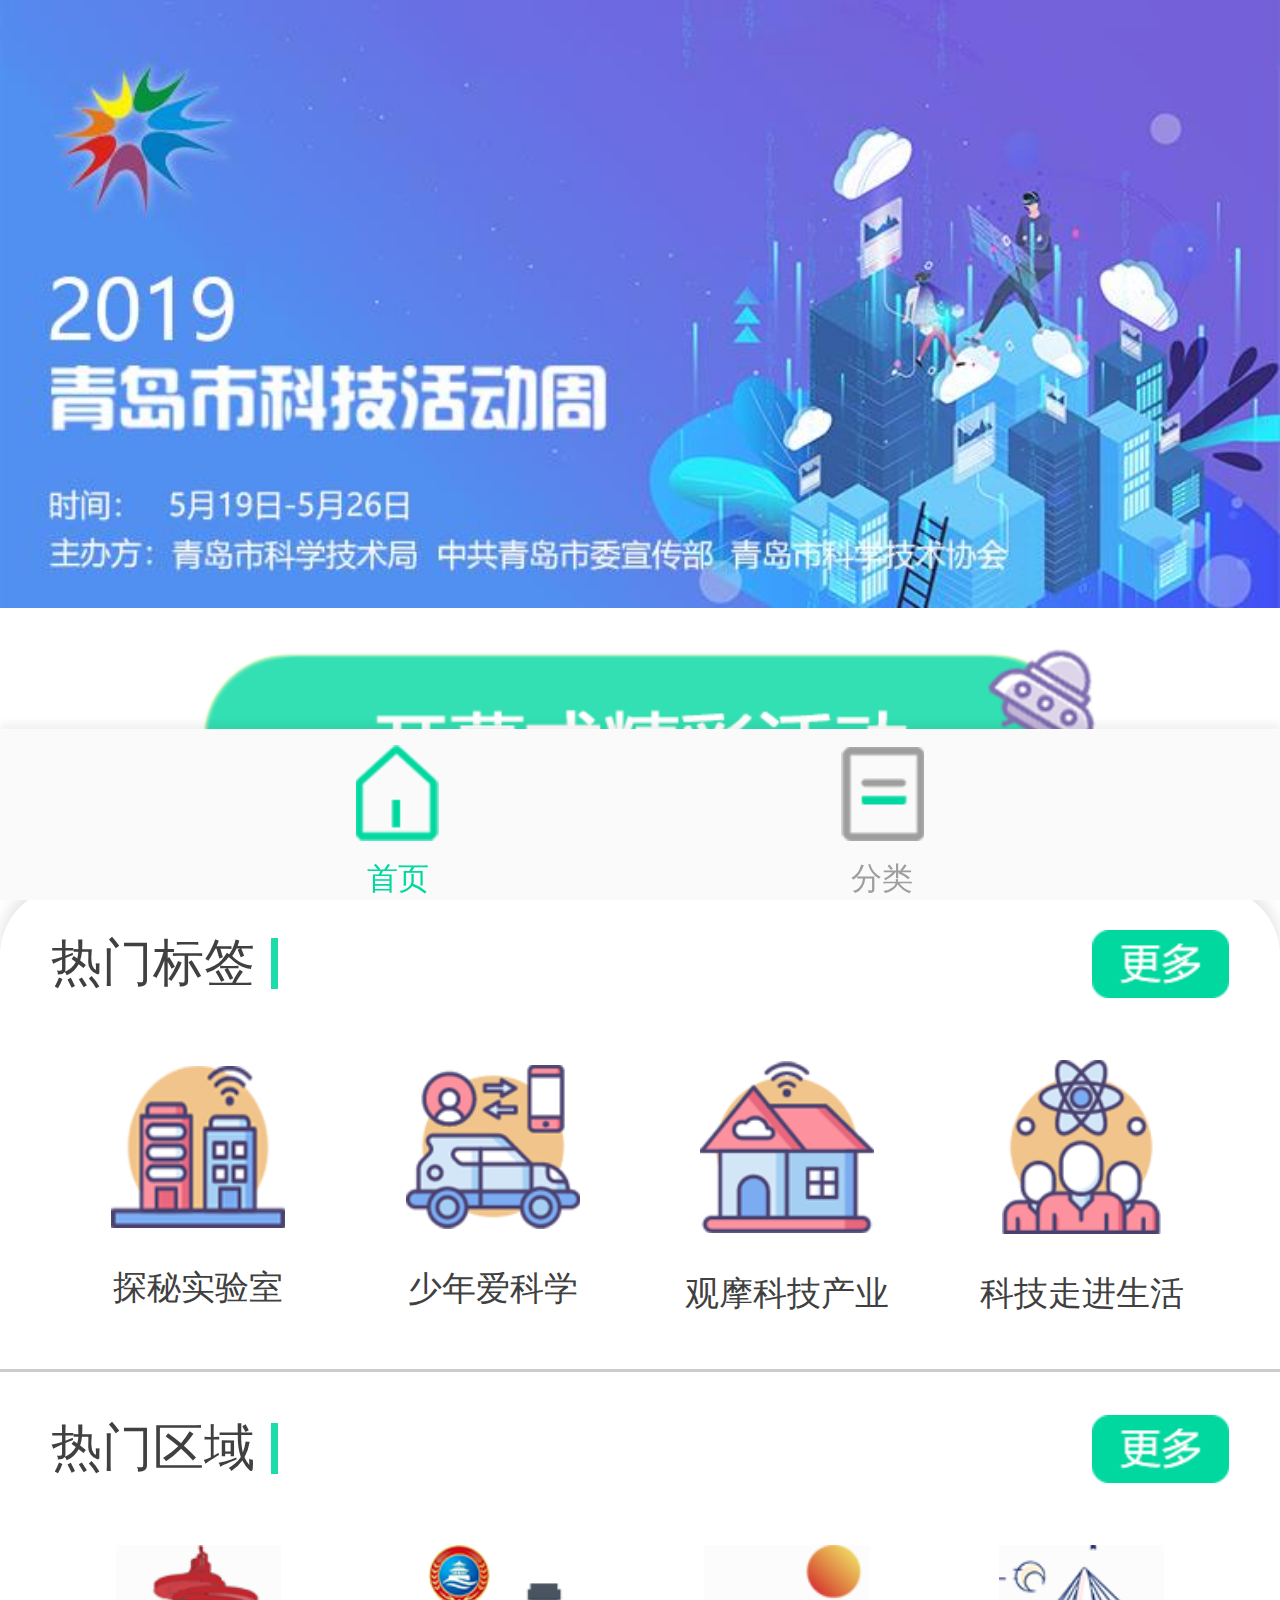
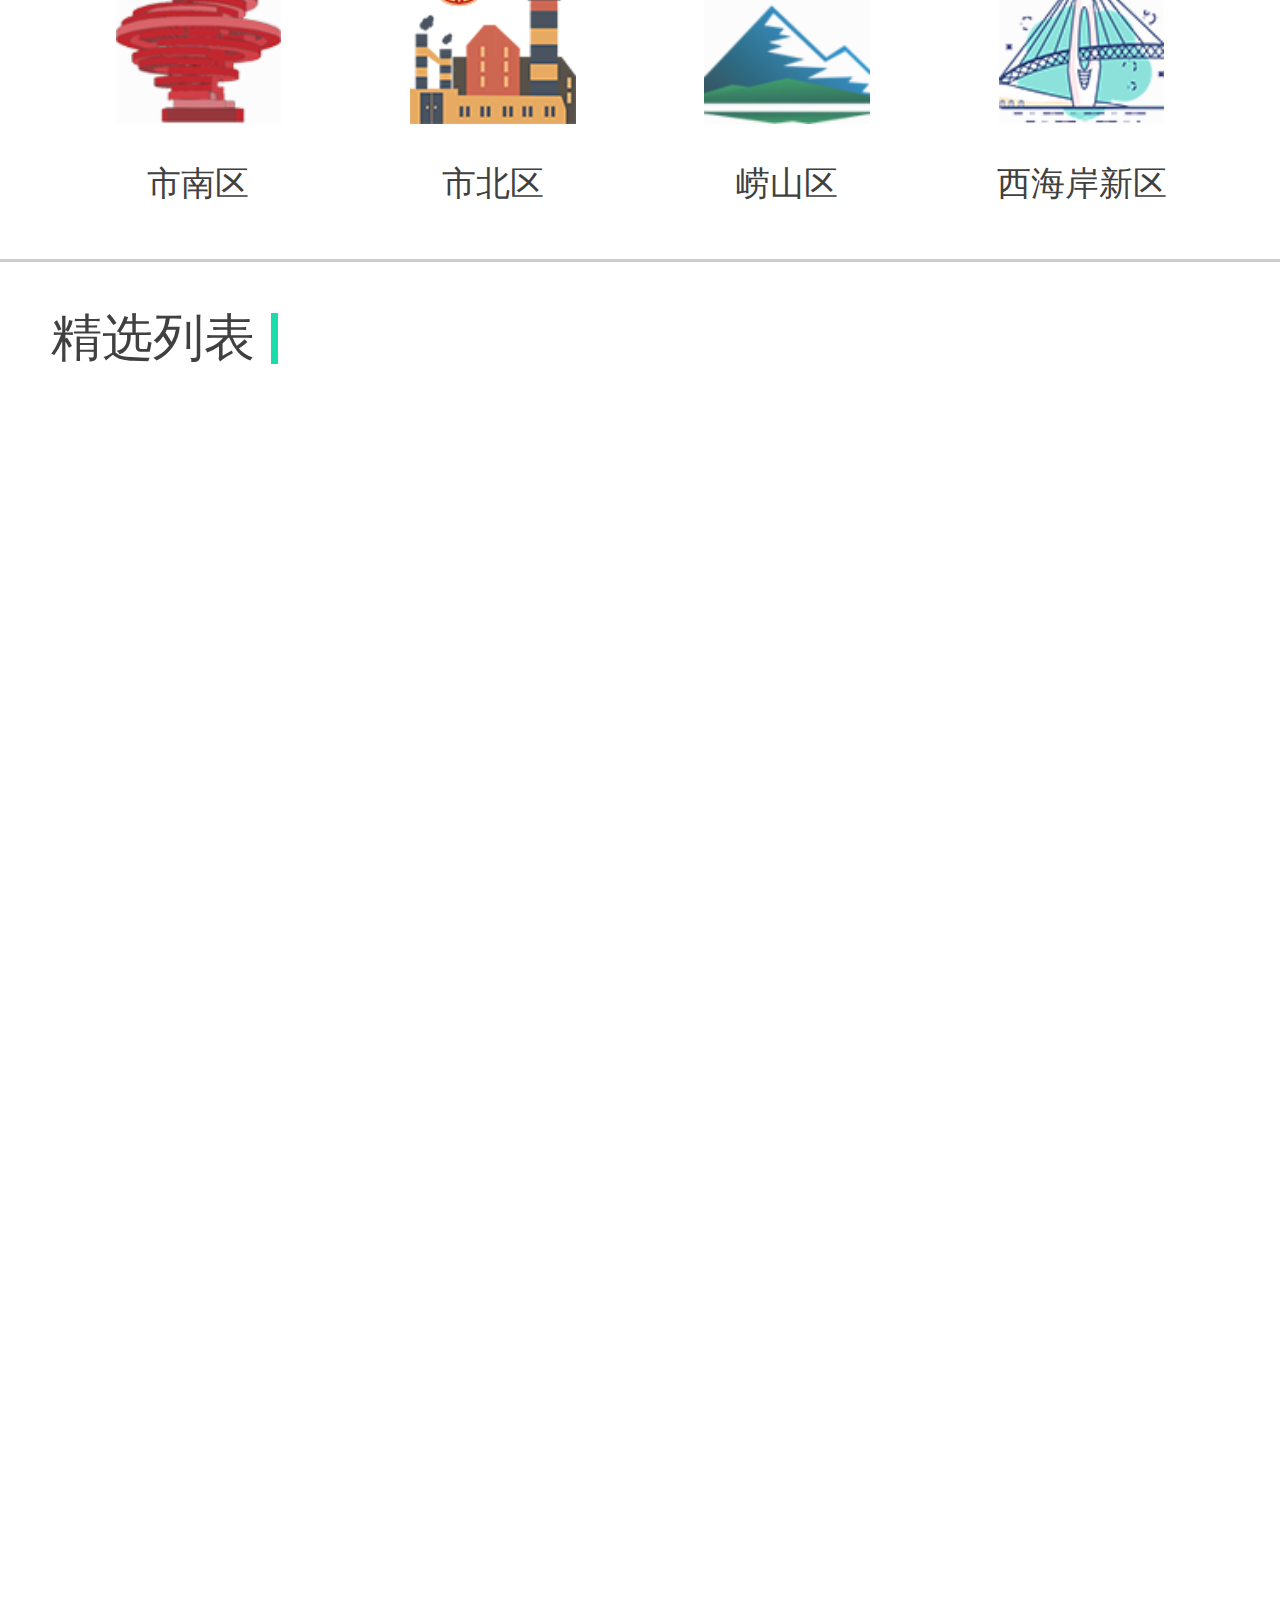
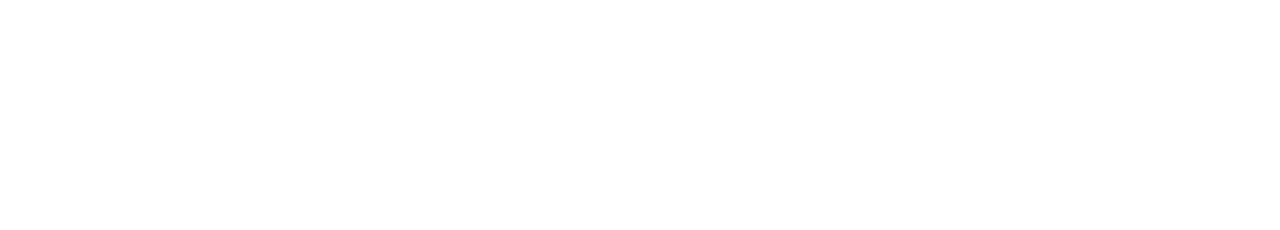
<file: html/index.html>
<!DOCTYPE html>
<html lang="en">
<head>
	<meta charset="UTF-8">
	<meta name="viewport" content="initial-scale=1, maximum-scale=1, minimum-scale=1, user-scalable=no">
	<title>青岛科技周</title>
	<link rel="stylesheet" href="../css/common.css">
	<link rel="stylesheet" href="../css/index.css">
</head>
<body>
	<div class="container">
		<div class="header">
			<img src="../static/images/banner1.jpg" class="bannerImg">
			<div class="openingButtonImgWrap">
				<img src="../static/images/openingbutton.png" alt="" class="openingButtonImg">
				<img src="../static/images/qiu1.png" alt="" class="qiu1">
				<img src="../static/images/qiu2.png" alt="" class="qiu2">
			</div>
			
		</div>
		
		<div class="navBar">
			<div>
				<div class="indexBtn">
					<a href="index.html">
						<img src="../static/images/indexb2.png" alt="">
						<div class="words">首页</div>
					</a>
				</div>
				<div class="listBtn">
					<a href="list.html">
						<img src="../static/images/listb1.png" alt="">
						<div class="words">分类</div>
					</a>
				</div>
			</div>
		
			
		</div>
		<div class="mainer">
			<div class="menu hot-labels">
				<div class="top">
					<div class="title">
						<div class="word">热门标签</div>
						<div class="line"></div>
					</div>
					<a href="list.html" class="getmore-wrap"><img src="../static/images/more.png" alt="" class="getmore"></a></div>
				
				<div class="hot-labels-menu">
					<div class="hot-labels-item">
						<a href="list.html?label=1">
							<img src="../static/images/hot-label-1.png" alt="">
							<div>探秘实验室</div>
						</a>
						
					</div>
					<div class="hot-labels-item">
						<a href="list.html?label=3">
							<img src="../static/images/hot-label-2.png" alt="">
							<div>少年爱科学</div>
						</a>	
					</div>
					<div class="hot-labels-item">
						<a href="list.html?label=5">
							<img src="../static/images/hot-label-3.png" alt="">
							<div>观摩科技产业</div>
						</a>
					</div>
					<div class="hot-labels-item">
						<a href="list.html?label=6">
							<img src="../static/images/hot-label-4.png" alt="">
							<div>科技走进生活</div>
						</a>	
					</div>
				</div>
			</div>
			<div class="menu hot-districts">
				<div class="top">
					<div class="title">
						<div class="word">热门区域</div>
						<div class="line"></div>
					</div>
					<a href="list.html" class="getmore-wrap"><img src="../static/images/more.png" alt="" class="getmore"></a></div>
				
				<div class="hot-districts-menu">
					<div class="hot-districts-item">
						<a href="list.html?zone=1">
							<img src="../static/images/hot-district-1.png" alt="">
							<div>市南区</div>
						</a>
					</div>
					<div class="hot-districts-item">
						<a href="list.html?zone=2">
							<img src="../static/images/hot-district-2.png" alt="">
							<div>市北区</div>
						</a>
					</div>
					<div class="hot-districts-item">
						<a href="list.html?zone=10">
							<img src="../static/images/hot-district-3.png" alt="">
							<div>崂山区</div>
						</a>
					</div>
					<div class="hot-districts-item">
						<a href="list.html?zone=12">
							<img src="../static/images/hot-district-4.png" alt="">
							<div>西海岸新区</div>
						</a>
					</div>
				</div>
			</div>
			<div class="menu goodlist">
				<div class="top">
					<div class="title">
						<div class="word">精选列表</div>
						<div class="line"></div>
					</div>
					</div>
				
				<div class="goodlist-menu">

				</div>
				<div class="toHead">已经到头了!</div>
			</div>
		</div>

	</div>
</body>
<script src="https://code.jquery.com/jquery-3.1.1.min.js"></script>

<script src="../js/MobileIndex.js"></script>

</html>
</file>
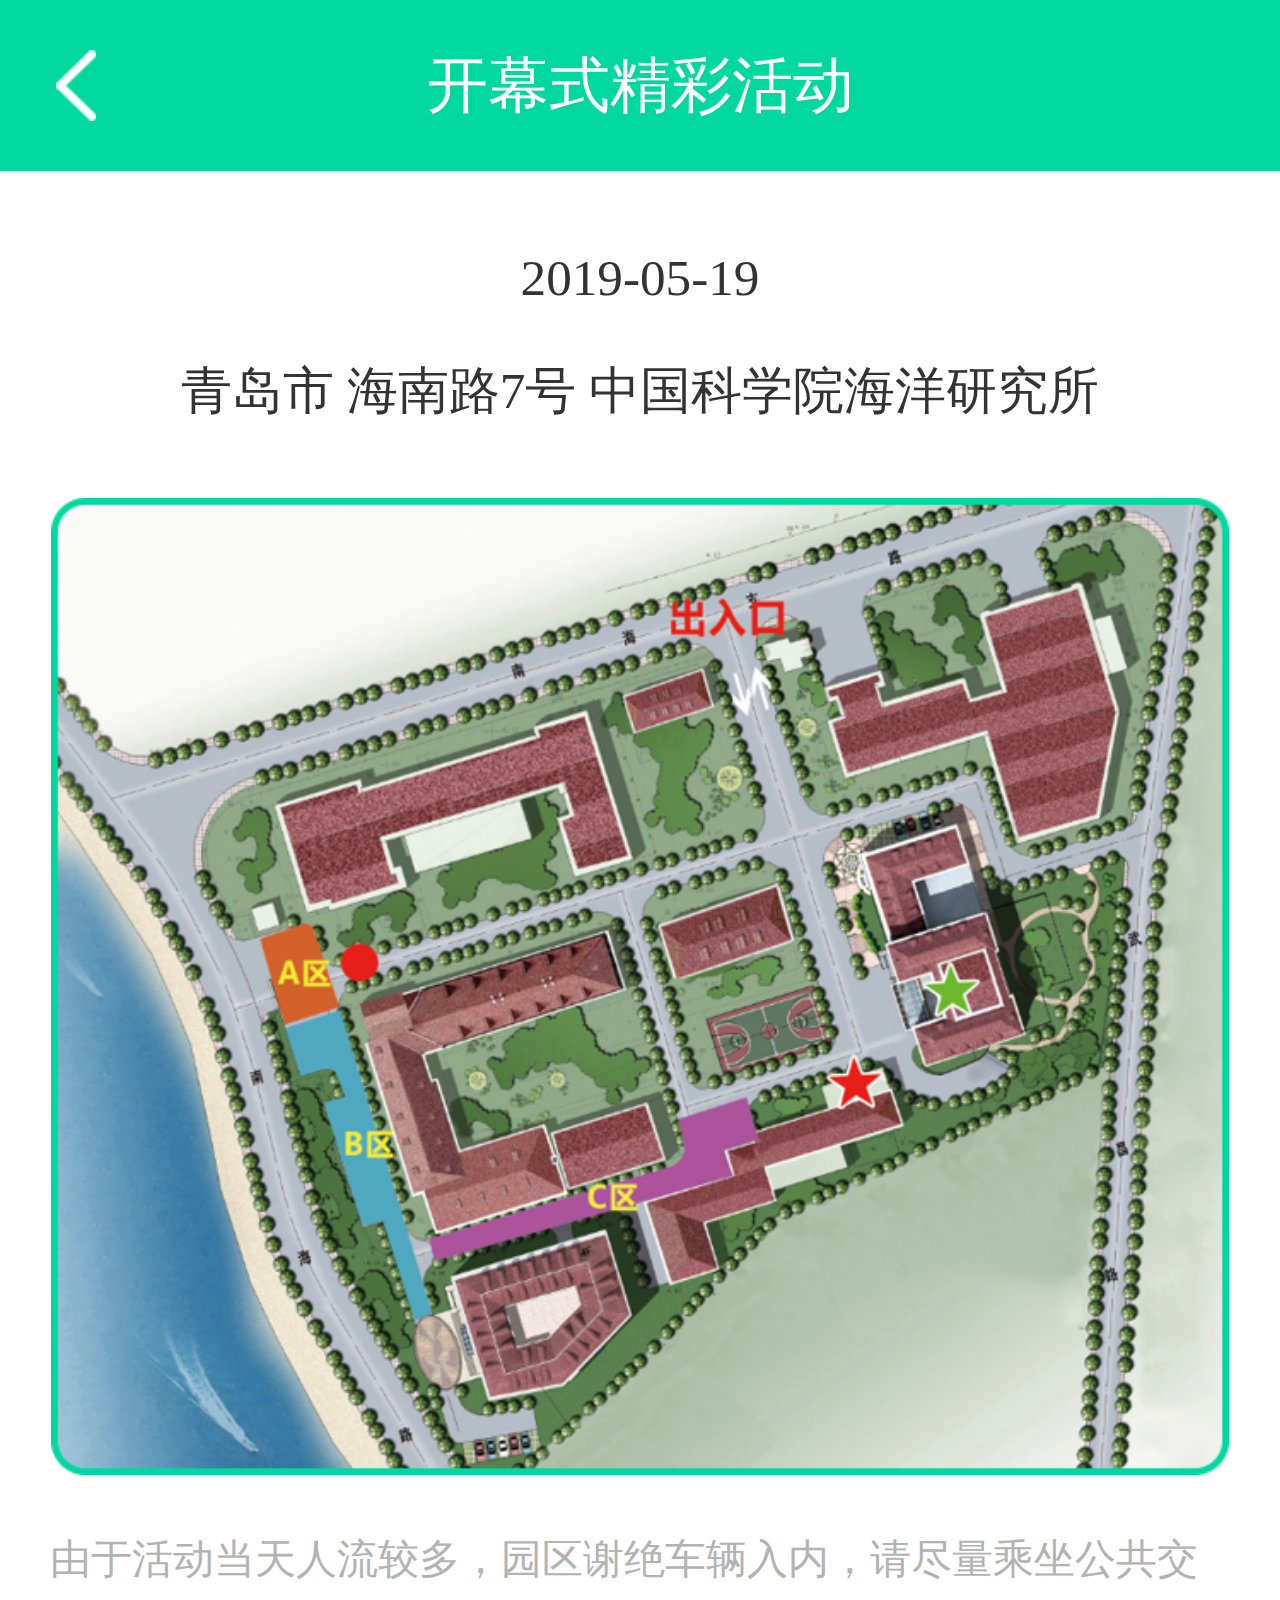
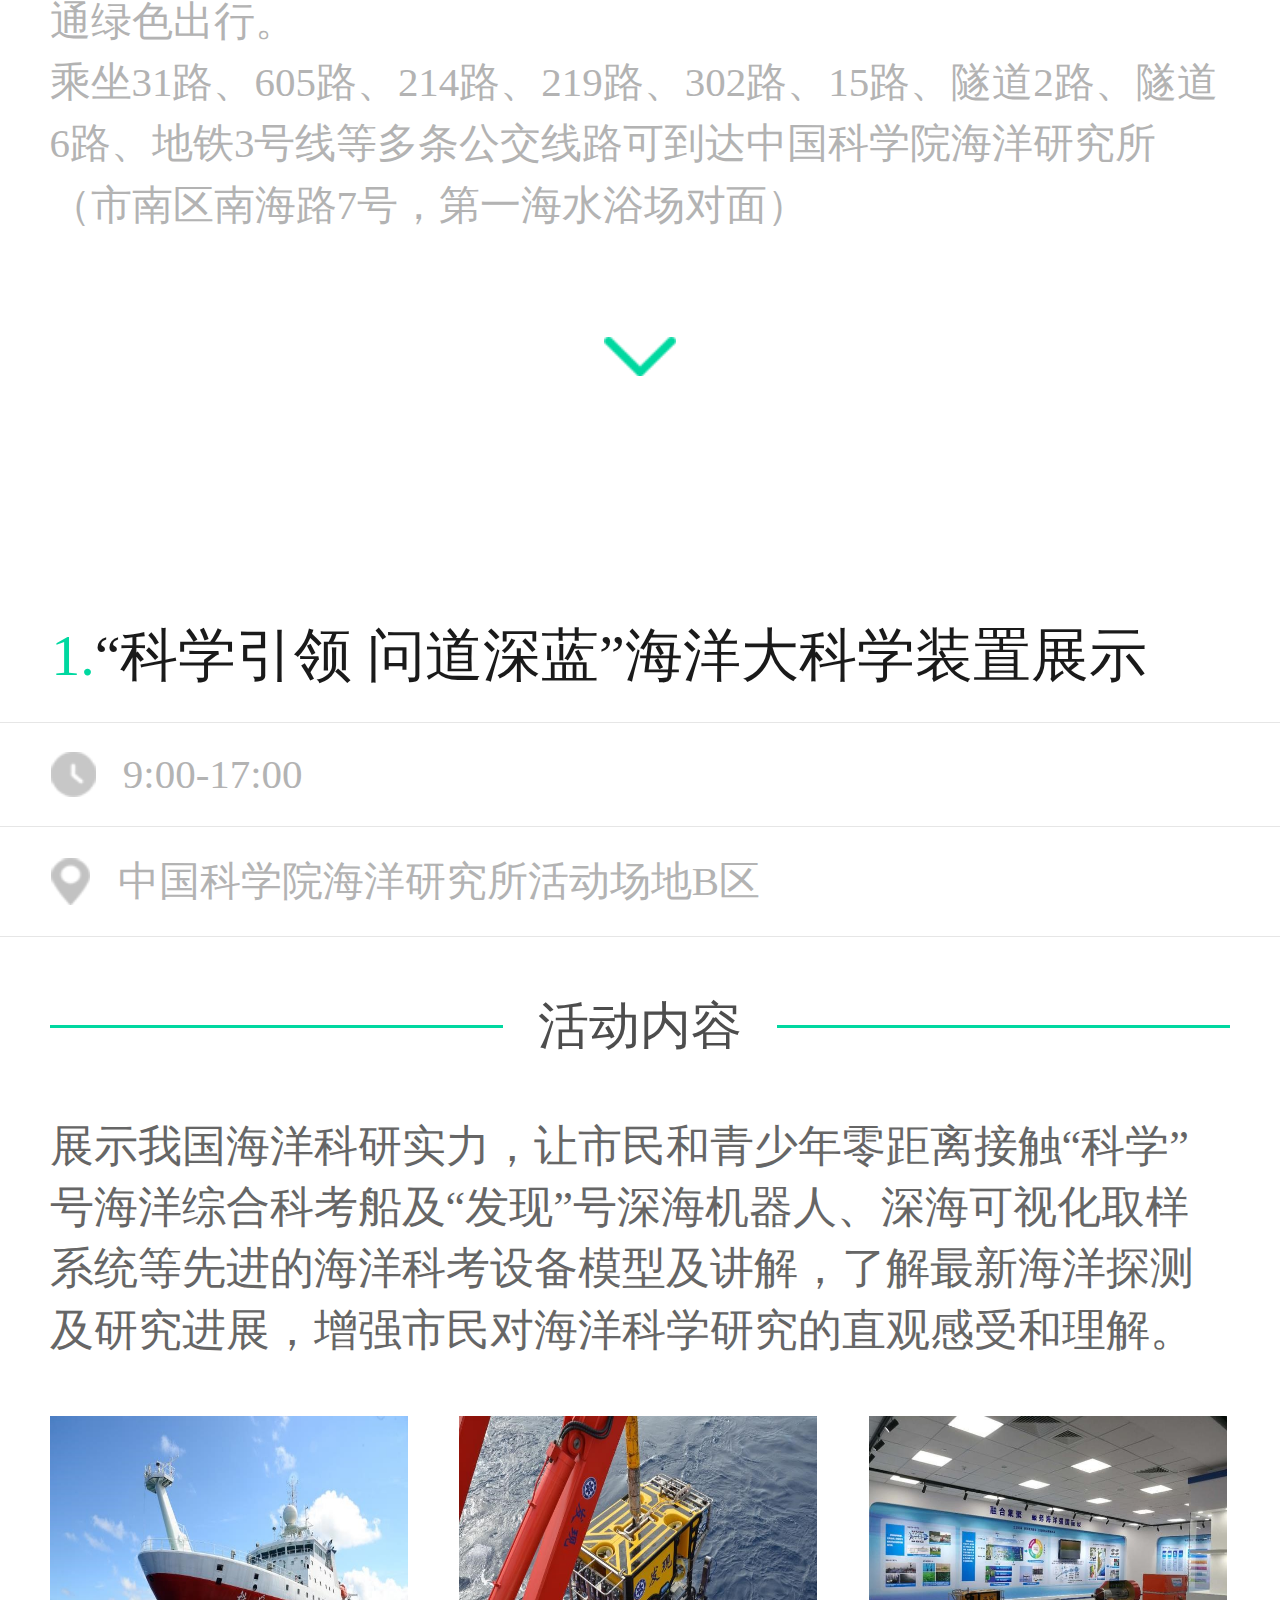
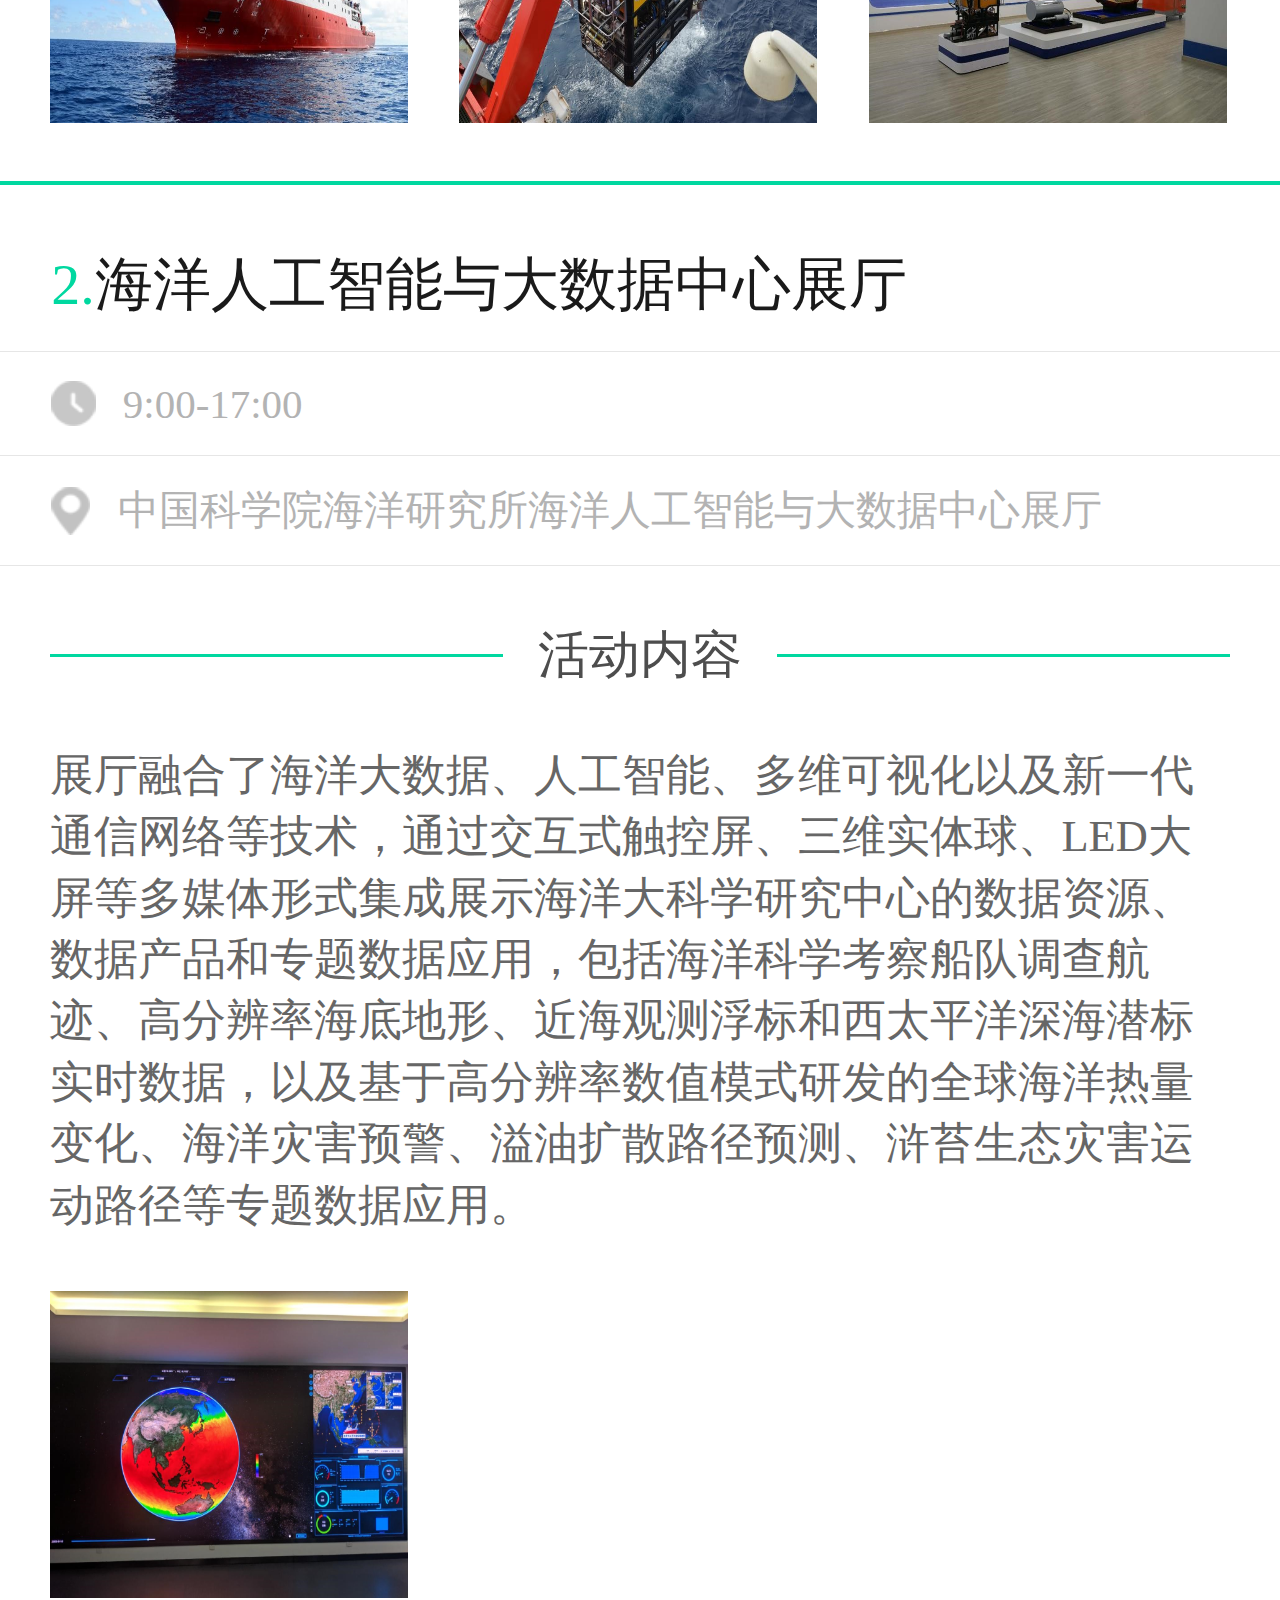
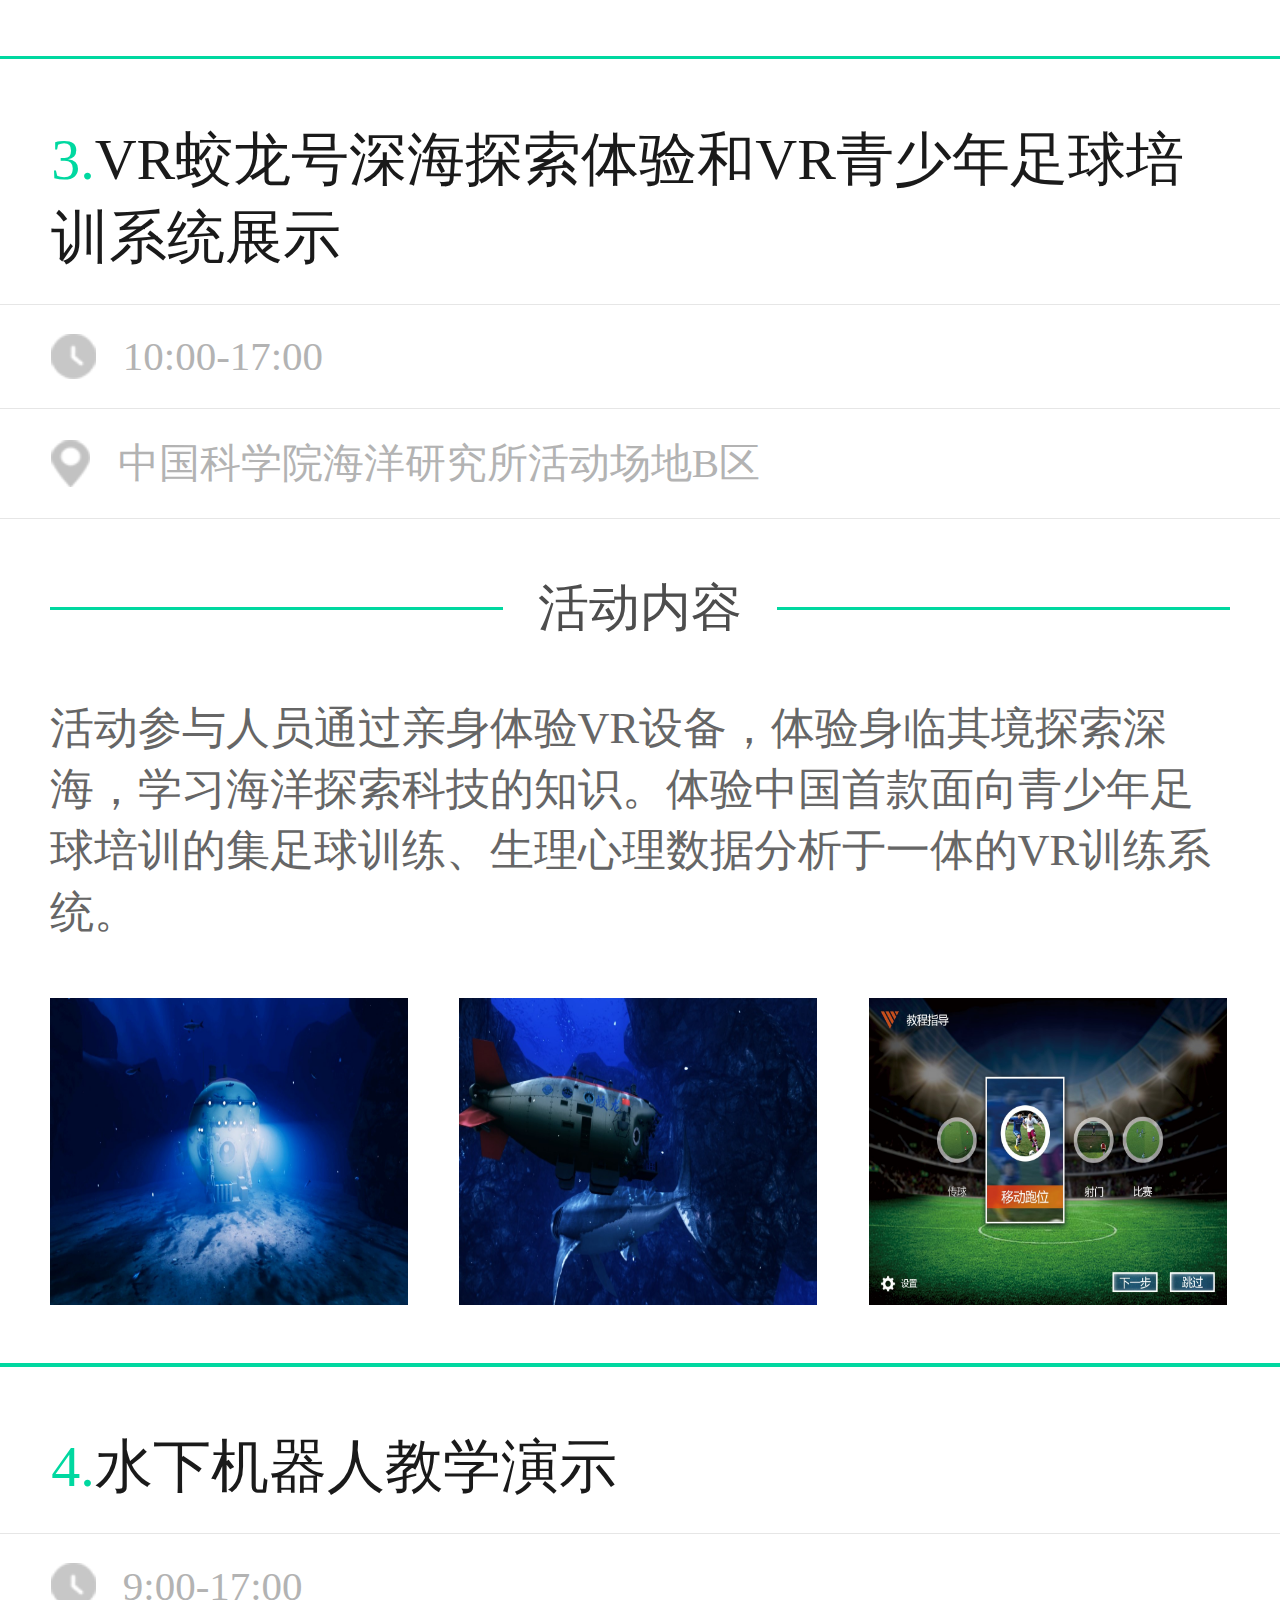
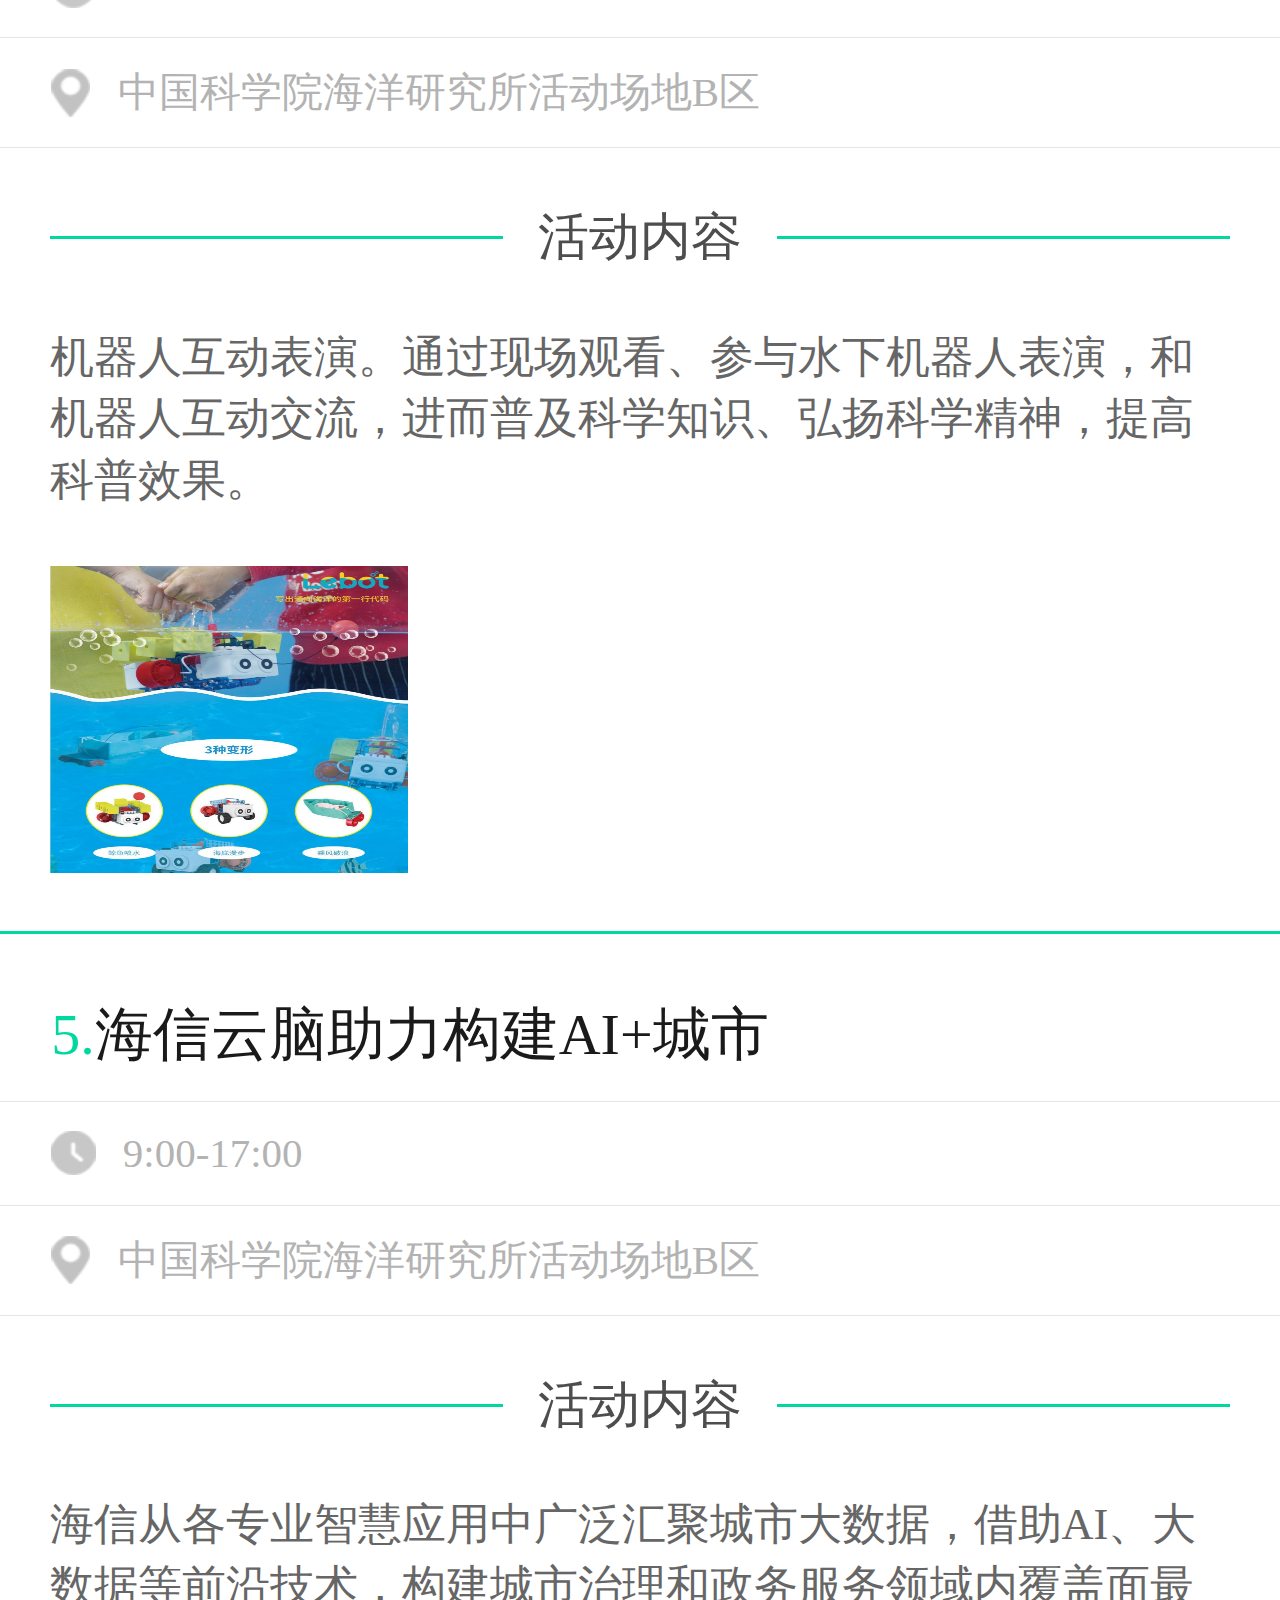
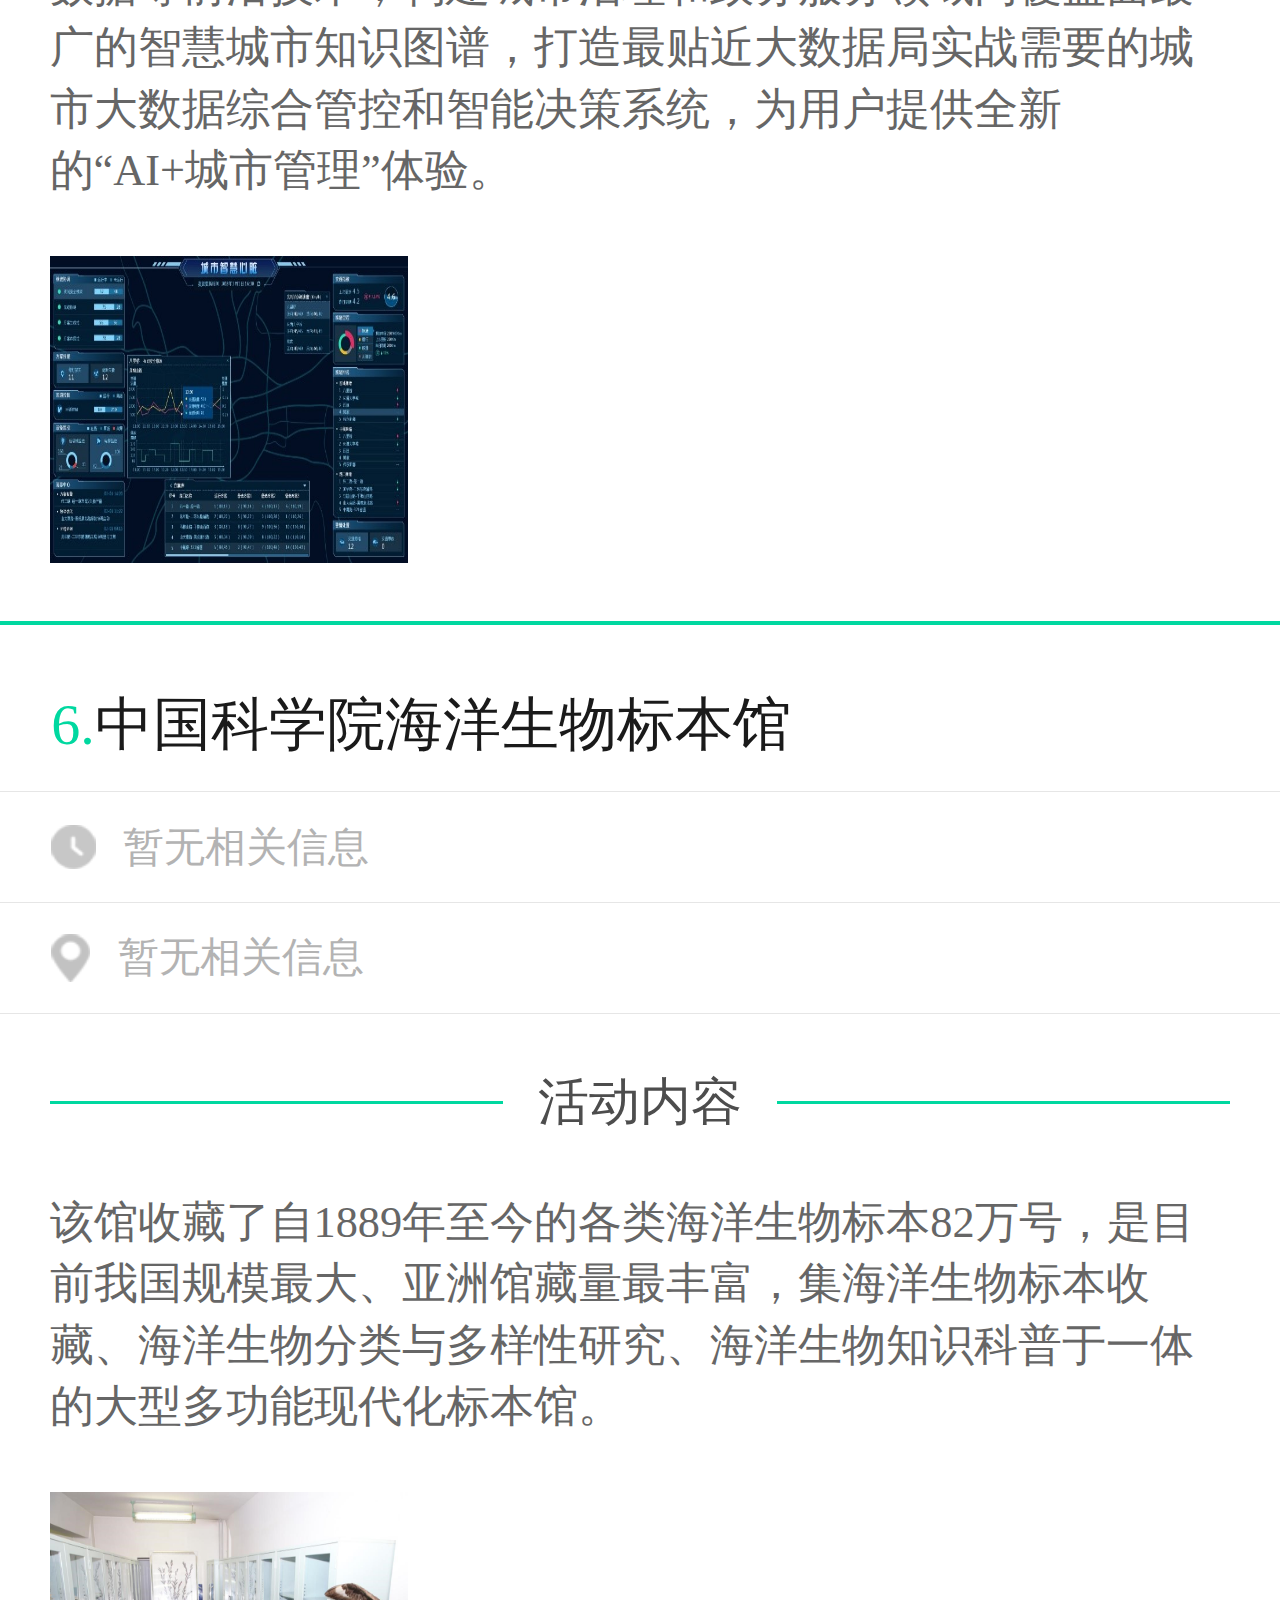
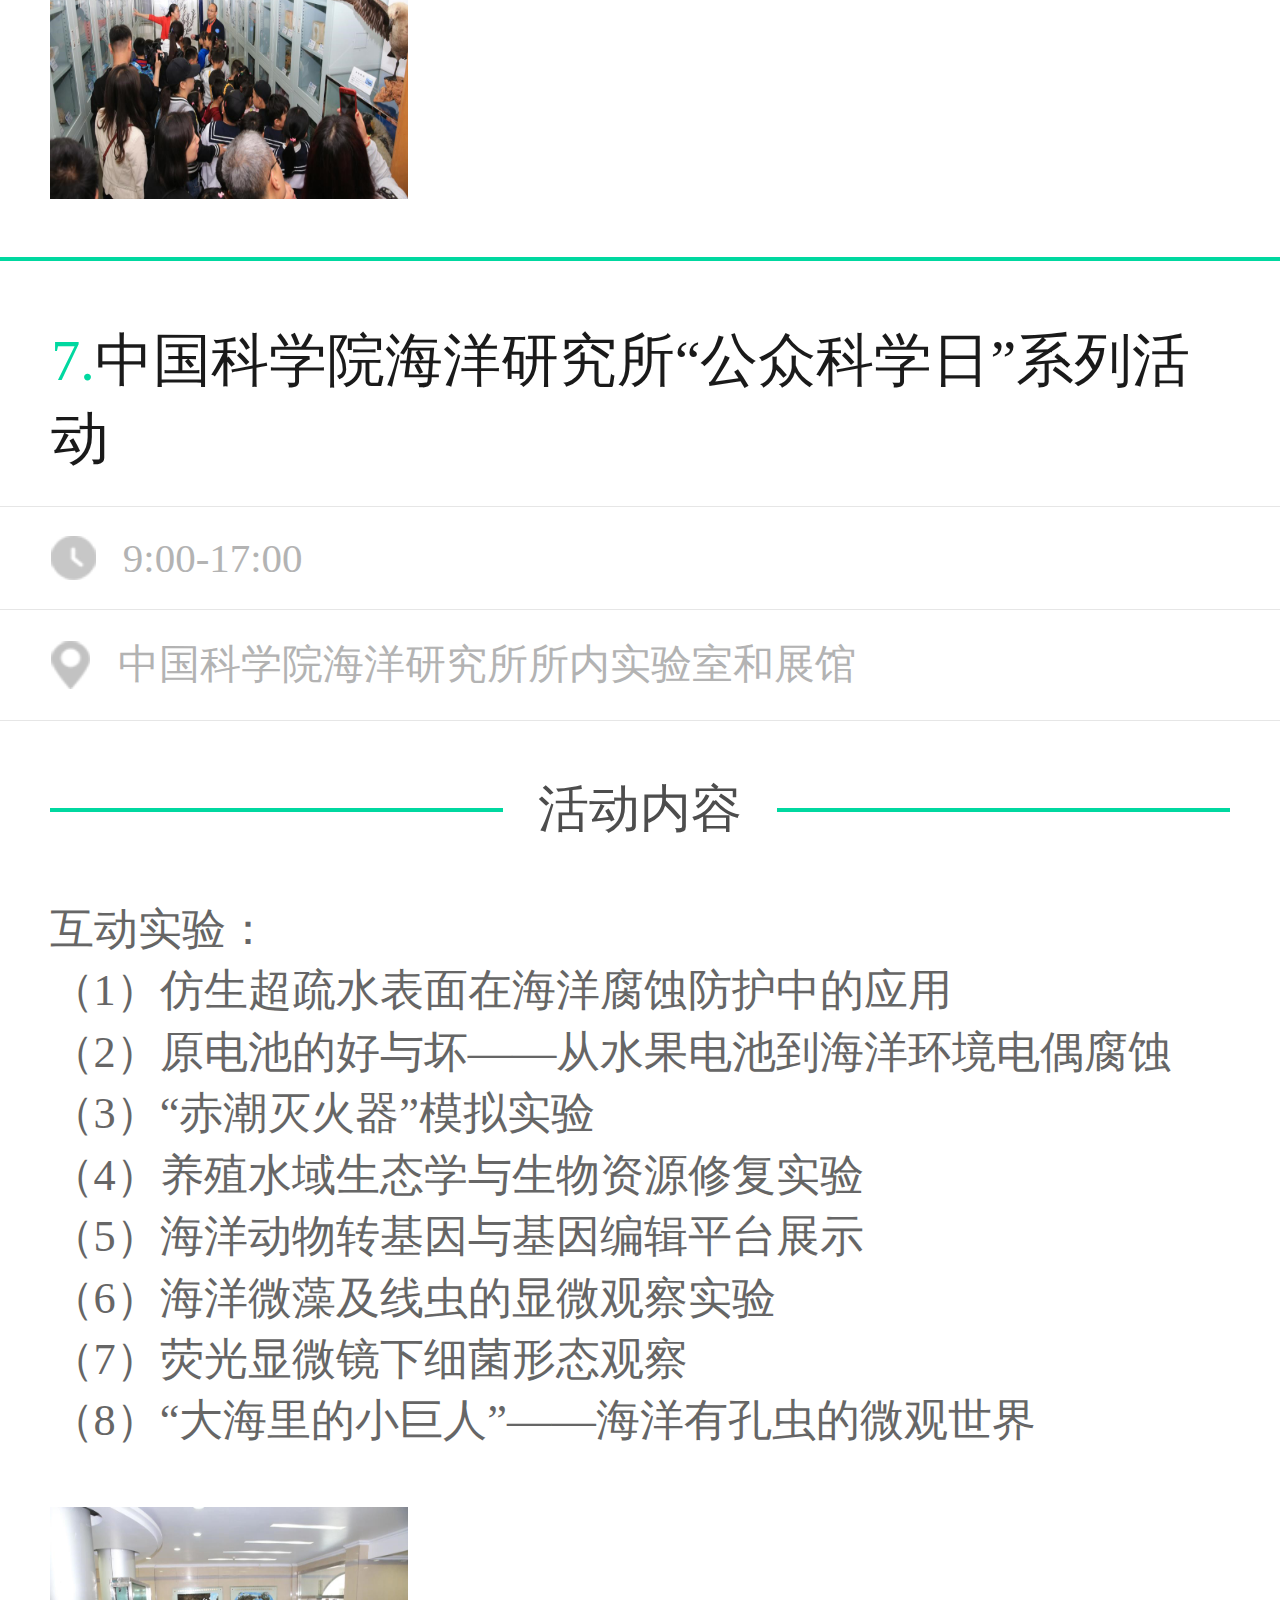
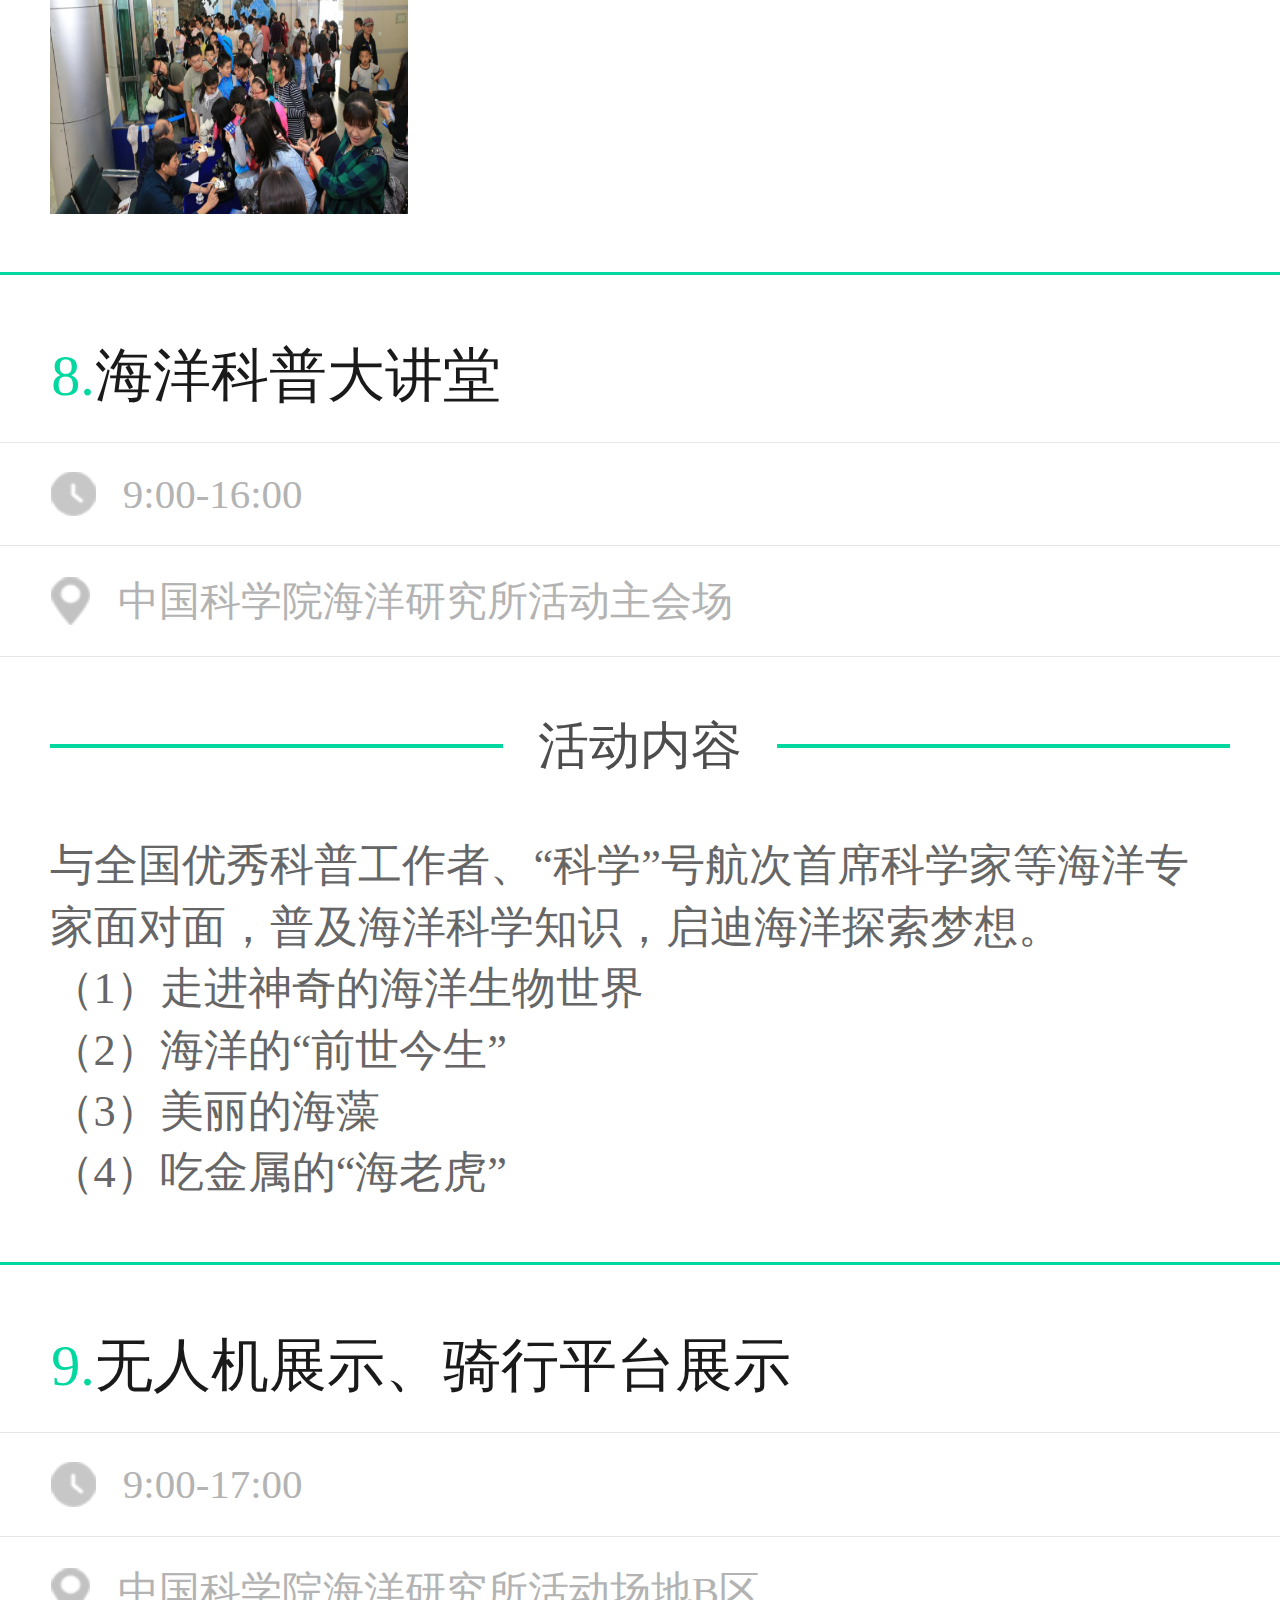
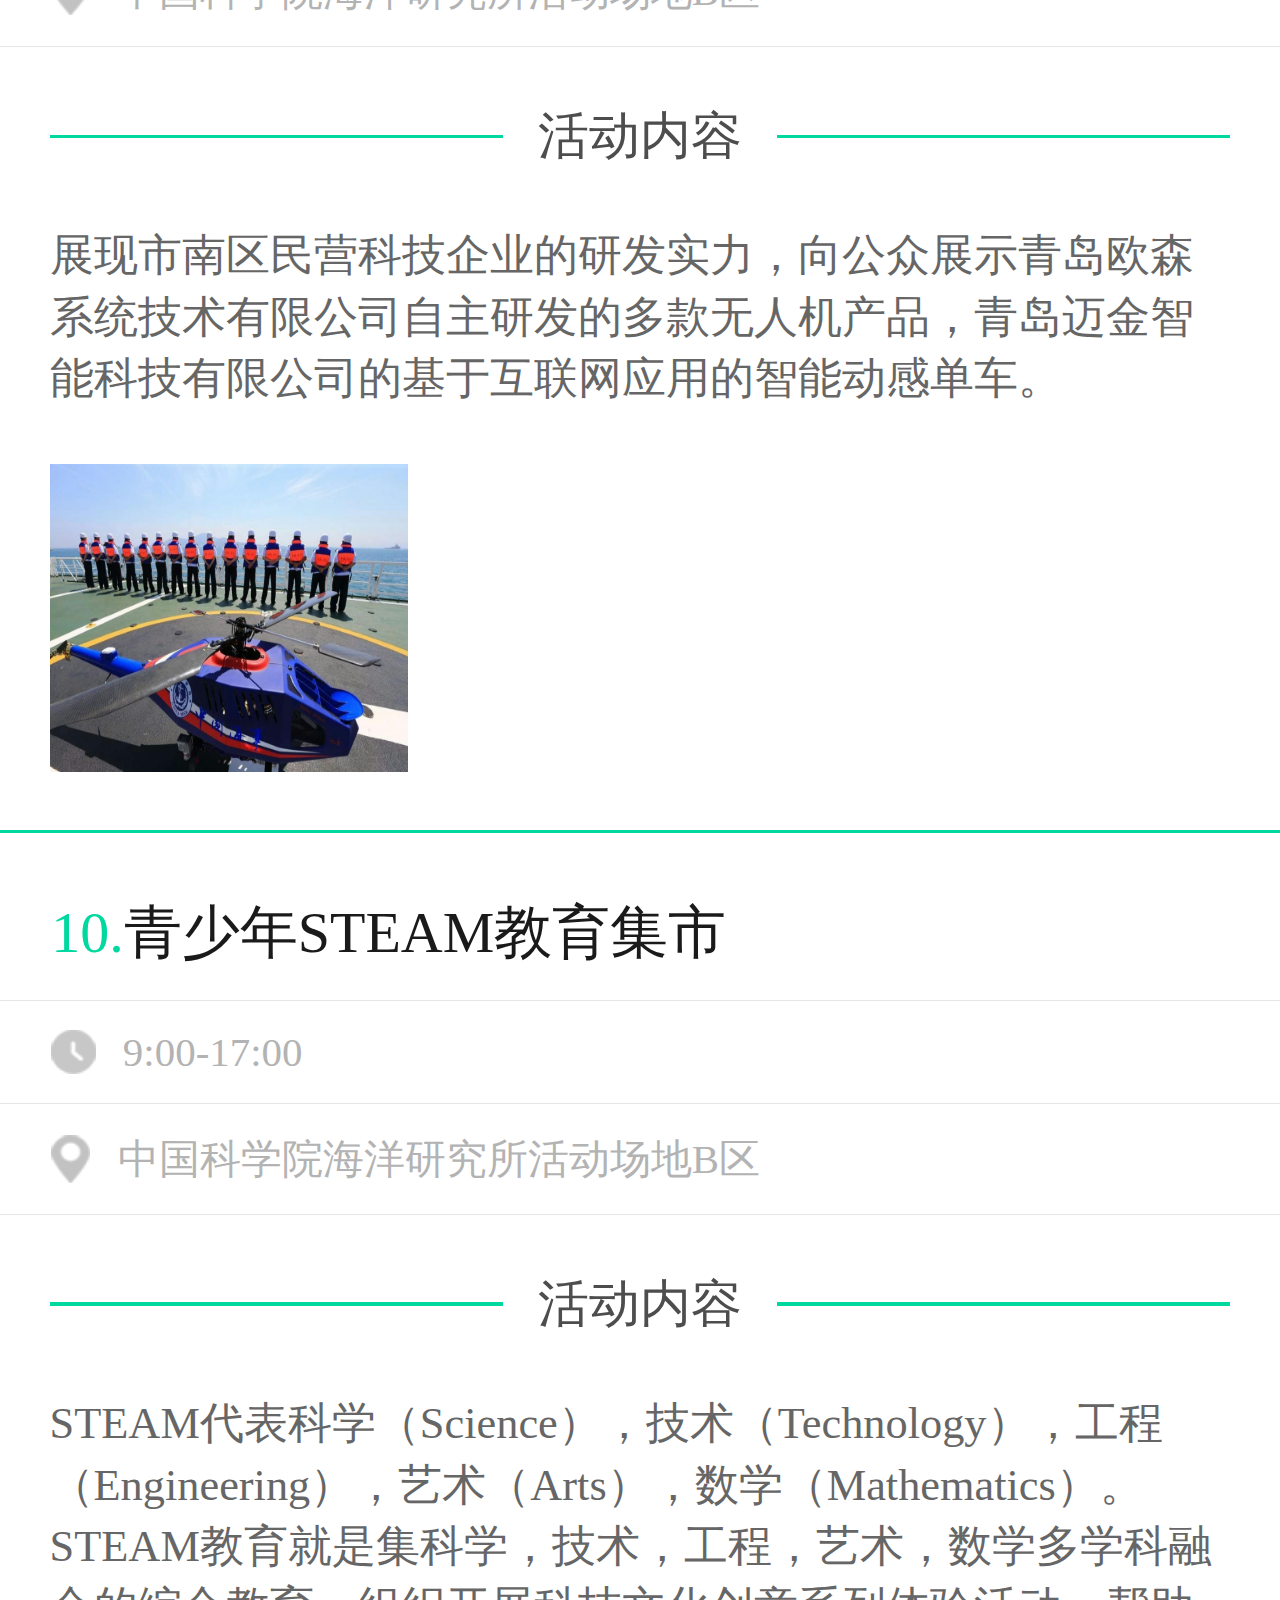
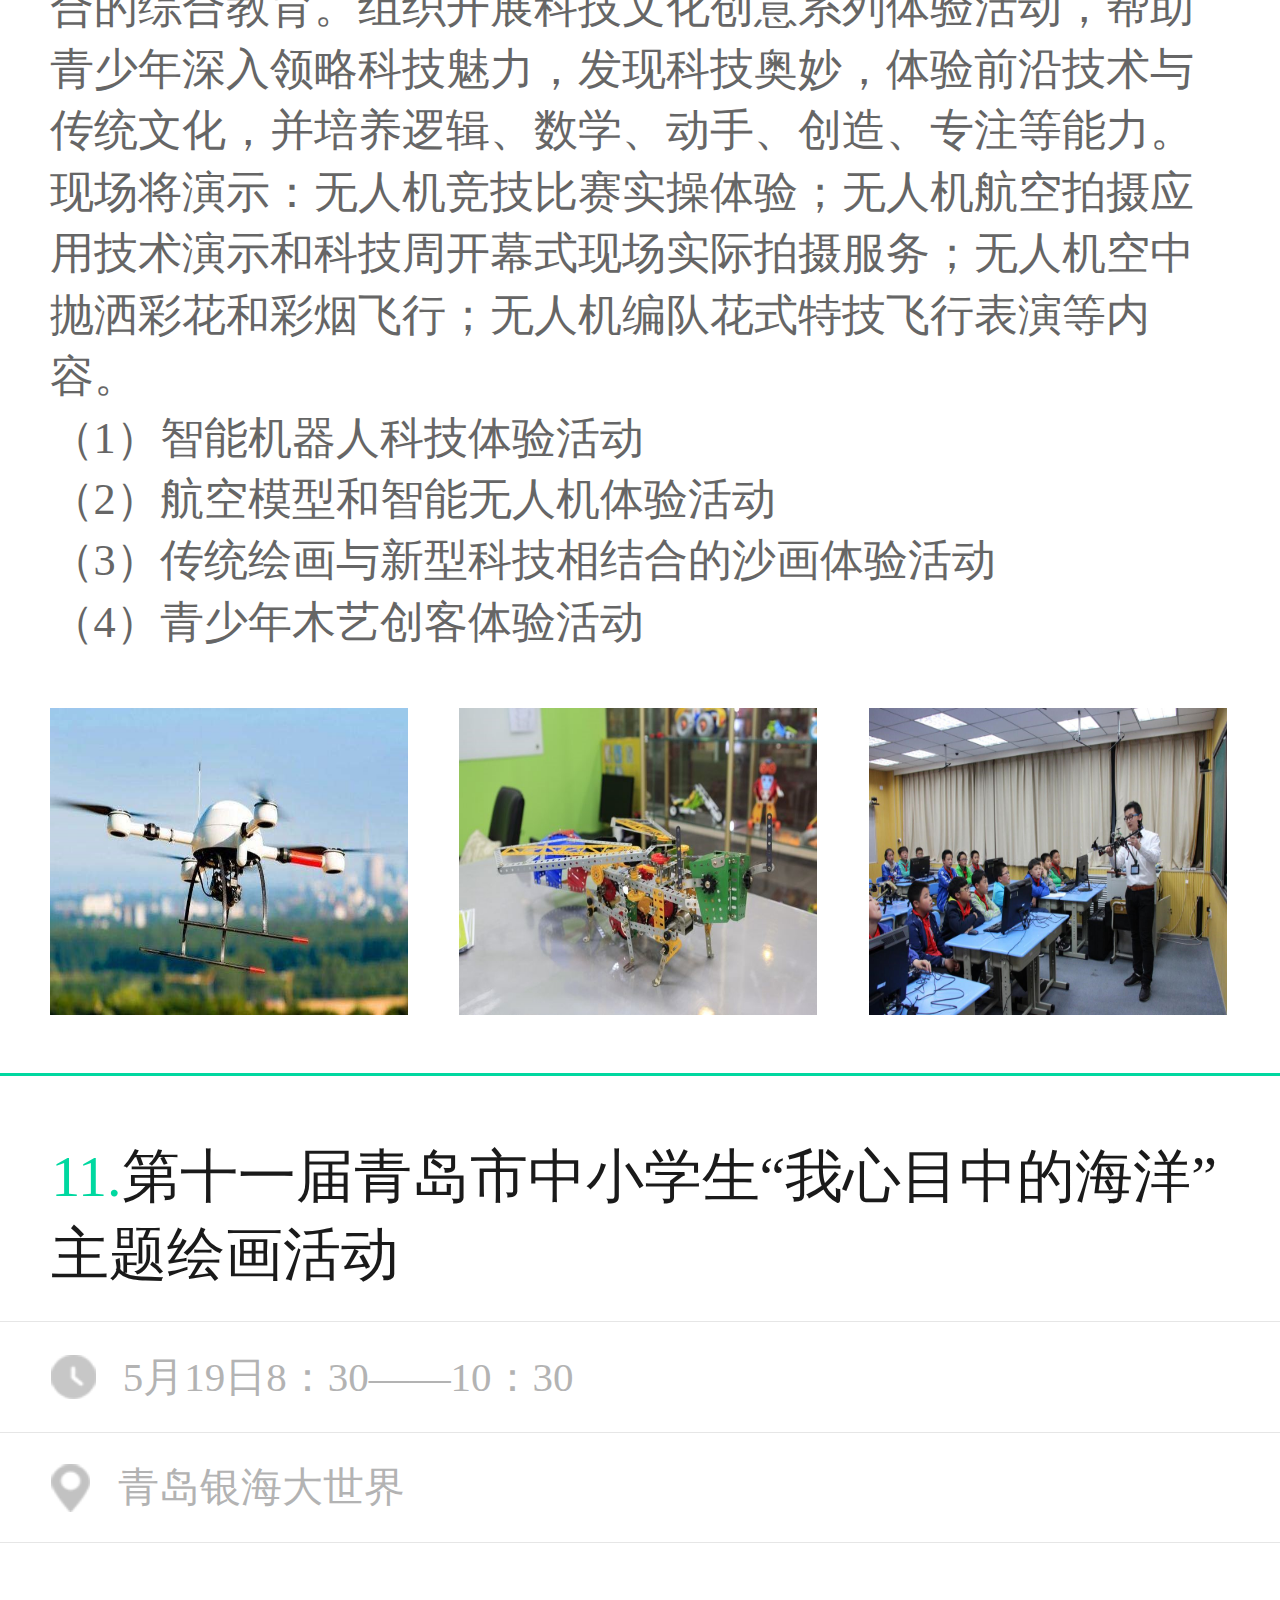
<file: html/buttoncontent.html>
<!DOCTYPE html>
<html lang="en">
<head>
	<meta charset="UTF-8">
	<meta name="viewport" content="initial-scale=1, maximum-scale=1, minimum-scale=1, user-scalable=no">
	<title>青岛科技周</title>
	<link rel="stylesheet" href="../css/common.css">
	<link rel="stylesheet" href="../css/buttoncontent.css">
</head>
<body>
	<div class="container">
		
		<div class="header">
			<div class="title">
				开幕式精彩活动
				<img src="../static/images/arrow-back.png" alt="">
			</div>

			
		</div>
		
		<div class="mainer">
			<div class="topText">2019-05-19</div>
			<div class="topText2">青岛市 海南路7号 中国科学院海洋研究所</div>
			<img class="mapImg" src="../static/image/map.png" alt="">
			
			<div class="content" style="    
			font-size: 0.24rem;
			width: 6.92rem;
		    line-height: 0.36rem;
		    color: #b3b3b3;
		    margin: 0 auto;
		    margin-top: 0.32rem;
		    margin-bottom: 0.32rem;">
				由于活动当天人流较多，园区谢绝车辆入内，请尽量乘坐公共交通绿色出行。</br>

	

				乘坐31路、605路、214路、219路、302路、15路、隧道2路、隧道6路、地铁3号线等多条公交线路可到达中国科学院海洋研究所（市南区南海路7号，第一海水浴场对面）
			
			</div>
			<img class="arrow-down-2" src="../static/image/arrow-down-2.png">
			<div class="menu goodlist">
				
				
				<div class="goodlist-menu">
<!-- 					<div class="goodlist-item">
				
						
						<div class="description">
								
							<div class="listName"><span>${data.data.id}.</span>${data.data.title}</div>
							
							<div class="listTime">
								<img src="../static/images/timeIcon.png" alt="">
								<div>${data.data.time}</div>
								
							</div>
							<div class="listAddress">
								<img src="../static/images/addressIcon.png" alt="">
								<div>青岛市 ${data.data.zone} ${data.data.address}</div>
							</div>

						</div>
						<div class="activityContent">
							<div class="top">
								<div class="line"></div>
								<div class="word">活动内容</div>
								<div class="line"></div>
							</div>
							<div class="content">
								展示我国海洋科研实力，让市民和青少年零距离接触“科学”号海洋综合科考船及“发现”号深海机器人、深海可视化取样系统等先进的海洋科考设备模型及讲解，了解最新海洋探测及研究进展，增强市民对海洋科学研究的直观感受和理解。
							</div>
							<div class="introImg clearfix">
								<img src="../static/image/introImg-item1-1.jpg" alt="">
								<img src="../static/image/introImg-item1-1.jpg" alt="">
								<img src="../static/image/introImg-item1-1.jpg" alt="">
							</div>
						</div>
						<div class="line2"></div>
					</div> -->

				</div>
			</div>

		</div>

	</div>
</body>

<script src="https://code.jquery.com/jquery-3.1.1.min.js"></script>
<script src="../js/buttonContent.js"></script>
</html>
</file>
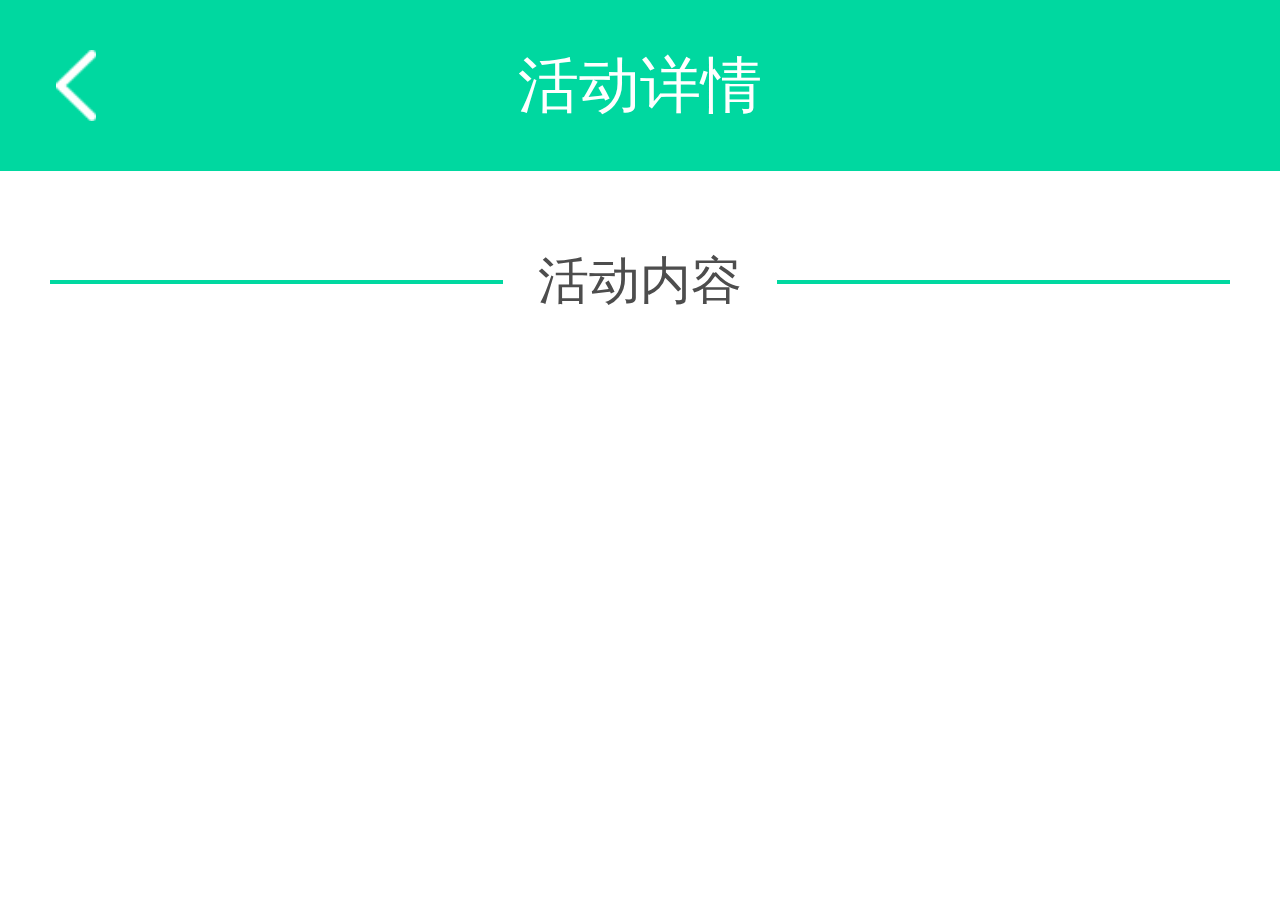
<file: html/content.html>
<!DOCTYPE html>
<html lang="en">
<head>
	<meta charset="UTF-8">
	<meta name="viewport" content="initial-scale=1, maximum-scale=1, minimum-scale=1, user-scalable=no">
	<title>青岛科技周</title>
	<link rel="stylesheet" href="../css/common.css">
	<link rel="stylesheet" href="../css/content.css">
</head>
<body>
	<div class="container">
		
		<div class="header">
			<div class="title">
				活动详情
				<img src="../images/arrow-back.png" alt="">
			</div>

			
		</div>
		<div class="mainer">

			<div class="menu goodlist">
				
				
				<div class="goodlist-menu">


				</div>
			</div>
			<div class="activityContent">
				<div class="top">
					<div class="line"></div>
					<div class="word">活动内容</div>
					<div class="line"></div>
				</div>
				<div class="content">
					
				</div>
			</div>
		</div>

	</div>
</body>

<script src="https://code.jquery.com/jquery-3.1.1.min.js"></script>
<script src="../js/MobileContent.js"></script>
</html>
</file>
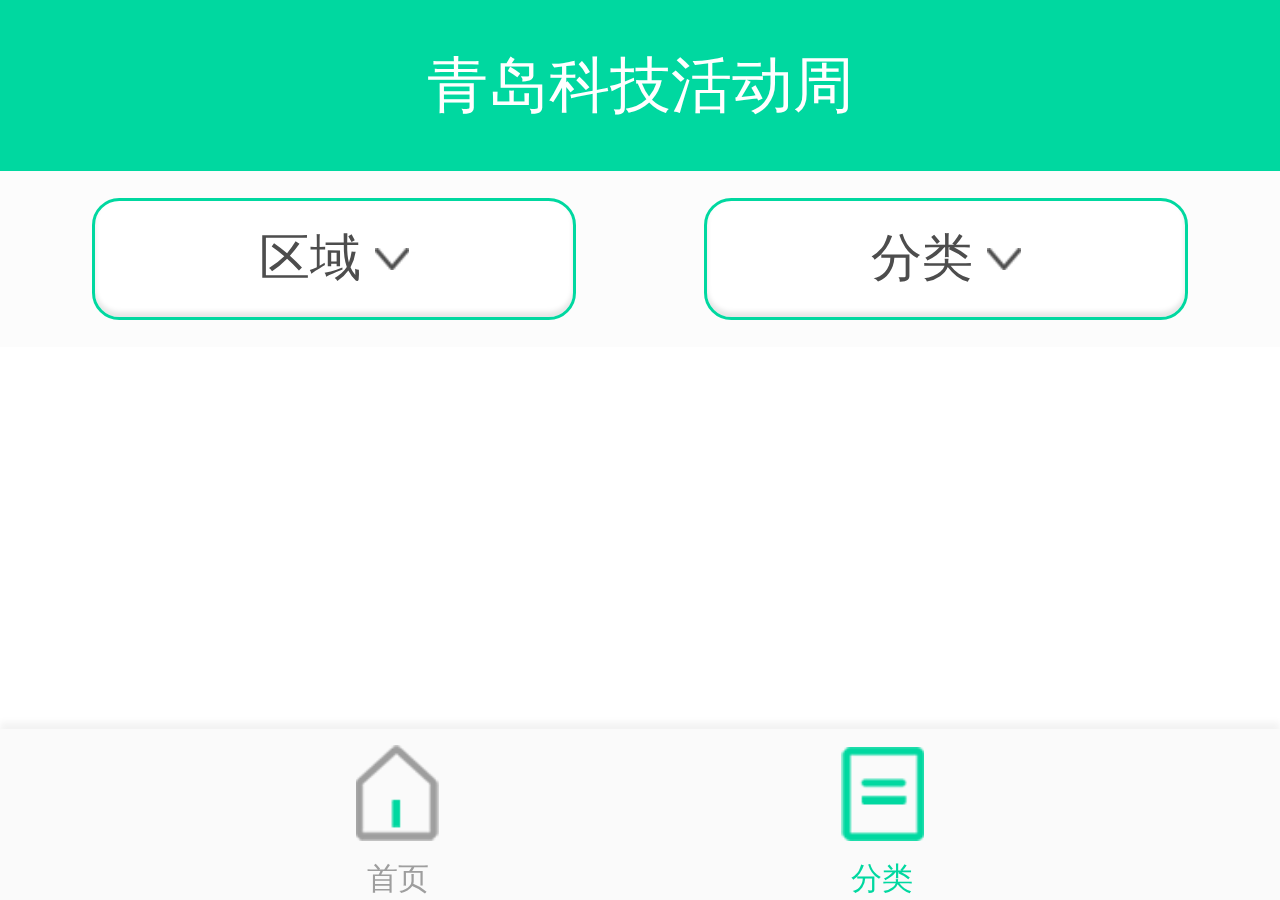
<file: html/list.html>
<!DOCTYPE html>
<html lang="en">
<head>
	<meta charset="UTF-8">
	<meta name="viewport" content="initial-scale=1, maximum-scale=1, minimum-scale=1, user-scalable=no">
	<title>青岛科技周</title>
	<link rel="stylesheet" href="../css/common.css">
	<link rel="stylesheet" href="../css/list.css">
</head>
<body>
	<div class="container">
		
		<div class="header">
			<div class="title">
				青岛科技活动周
			</div>
			<div class="topBar clearfix">
				
				<div class="districts-menu">
					<div class="show">
						<span>区域</span>
						<img src="../static/images/arrow-down.png" alt="">
						<img src="../static/images/arrow-up.png" alt="" class="hide">
					</div>

					
				</div>
				<div class="classify-menu">
					<div class="show">
						<span>分类</span>
						<img src="../static/images/arrow-down.png" alt="">
						<img src="../static/images/arrow-up.png" alt="" class="hide">
					</div>
					
					
				</div>
			
			</div>
			<div class="barItems clearfix">
				<div class="districts-items">
					<ul>
						<li>全市</li>
						<li>市南区</li>
						<li>市北区</li>
						<li style="display: none;">黄岛区</li>
						<li>李沧区</li>
						<li>城阳区</li>
						<li>即墨区</li>
						<li>胶州市</li>
						<li>平度市</li>
						<li>莱西区</li>
						<li>崂山区</li>
						
						<li>高新区</li>
						<li>西海岸新区</li>
					</ul>
				</div>
				
				<div class="classify-items" >
					<ul>
						
					</ul>
				</div>
				<div class="black-cover"></div>
			</div>
				
			

			
		</div>
		<div class="navBar">
			<div>
				<div class="indexBtn">
					<a href="index.html">
						<img src="../static/images/indexb1.png" alt="">
						<div class="words">首页</div>
					</a>
				</div>
				<div class="listBtn">
					<a href="list.html">
						<img src="../static/images/listb2.png" alt="">
						<div class="words">分类</div>
					</a>
				</div>
			</div>
		
			
		</div>
		<div class="mainer">

			<div class="menu goodlist">
				
				
				<div class="goodlist-menu">

					

				</div>
				<div class="toHead">已经到头了!</div>
			</div>
		</div>

	</div>
</body>
<script src="https://code.jquery.com/jquery-3.1.1.min.js"></script>
<script src="../js2/MobileList.js"></script>

</html>
</file>
<file: css/common.css>
*{
	padding: 0;
	margin: 0;
	-webkit-user-select: none;/*禁用手机浏览器的用户选择功能 */
	-moz-user-select: none;
}
.clearfix::after {
    content:" ";
    display:block;
    clear:both;
}

li{
	list-style: none;
}
a{
	text-decoration: none;
}
a {
  -webkit-tap-highlight-color: transparent;
  -webkit-touch-callout: none;
  -webkit-user-select: none;
}
img{

	-webkit-touch-callout: none;
}
/*底下的点击栏*/
.navBar{
	position: fixed;
	bottom: 0;
	z-index: 100;
	width: 7.5rem;
	height: 1rem;
	background-color: #fafafa;
	-webkit-box-shadow: 0rem -0.04rem 0.04rem 0rem 
		rgba(0, 0, 0, 0.05);
	        box-shadow: 0rem -0.04rem 0.04rem 0rem 
		rgba(0, 0, 0, 0.05);
}
.navBar > div{
	width: 3.33rem;
	height: 1rem;
	margin: 0 auto;
	display: -webkit-box;
	display: -ms-flexbox;
	display: flex;
	-webkit-box-pack: justify;
	    -ms-flex-pack: justify;
	        justify-content: space-between;
}
.navBar img{
	width: 0.49rem;
	/*height: 0.56rem;*/

}
.navBar .words{

	font-size: 0.18rem;
	color: #9e9e9e;
	margin-top: 0.1rem;
}

.indexBtn a,.listBtn a{
	width: 0.49rem;
	display: -webkit-box;
	display: -ms-flexbox;
	display: flex;
	height: 1rem;
	-webkit-box-orient: vertical;
	-webkit-box-direction: normal;
	    -ms-flex-direction: column;
	        flex-direction: column;
	-webkit-box-align: center;
	    -ms-flex-align: center;
	        align-items: center;
	-webkit-box-pack: end;
	    -ms-flex-pack: end;
	        justify-content: flex-end;
}


/*精选列表部分*/

.goodlist-item{
	width: 6.9rem;
	min-height: 4.71rem;
	background-color: #ffffff;
	-webkit-box-shadow: 0rem 0.05rem 0.08rem 0rem 
		rgba(0, 0, 0, 0.1);
	        box-shadow: 0rem 0.05rem 0.08rem 0rem 
		rgba(0, 0, 0, 0.1);
	border-radius: 0.16rem;
	border: solid 0.04rem #00d8a0;
	position: relative;
	margin-bottom: 0.36rem;
	overflow: hidden;
}

.goodlist-item .tri{
  position: absolute;
  top: 0;
  right: 0;
  height:0;
  width:0;
  border-right:solid 0.92rem #00d8a0;
  border-bottom:solid 0.92rem transparent;
}
.goodlist-item .star{
	width: 0.36rem;
	height: 0.38rem;
	position: absolute;
	top: 0.1rem;
	right: 0.1rem;
}
.goodlist-item-introImg{
	width: 6.9rem;
	height: 2.56rem;
}
.description{
	padding: 0 0.15rem 0 0.15rem;
}
.goodlist-item .listName{

	font-size: 0.28rem;
	font-weight: normal;
	font-stretch: normal;
	color: #1a1a1a;
}


.goodlist-item .listLabels{
	margin-top: 0.1rem;
	margin-bottom: 0.2rem;
}
.goodlist-item .listLabels ul li{
	float: left;
	width: 1.69rem;
	height: 0.38rem;
	line-height: 0.38rem;
	text-align: center;
	background-color: #00d8a0;
	border-radius: 0.06rem;
	font-size: 0.24rem;
	color: white;
	margin-right: 0.12rem;
}

.goodlist-item .listLabels ul li:nth-child(1){
	margin-left: 0;
}

.listTime,.listAddress,.listSponsor,.listContactor,.listPhone{
	display: -webkit-box;
	display: -ms-flexbox;
	display: flex;
	-webkit-box-align: center;
	    -ms-flex-align: center;
	        align-items: center;
	font-size: 0.24rem;
	font-weight: normal;
	font-stretch: normal;
	color: #b3b3b3;
	margin-top: 0.1rem;

}
.listTime img,.listSponsor img,.listContactor img,.listPhone img{
	width: 0.26rem;
	height: auto;
	margin-right: 0.16rem;
}
.listAddress img{
	width: 0.23rem;
	height: auto;
	margin-right: 0.16rem;
}

.hide{
	display: none;
}

.toHead{
	color: #b3b3b3;
	text-align: center;
	font-size: 0.28rem;
	padding-top: .3rem;
	display: none;
}
</file>
<file: css/index.css>
html{
	font-size: 100px;
}
.container{
	width: 100%;
}
.bannerImg{
	width: 100%;
	height: auto;
}
.openingButtonImgWrap{
	position: relative;
	width: 5.15rem;
	margin: 0 auto;


}
.qiu2{
	position: absolute;
	width: 0.75rem;
	height: auto;
	left: -0.36rem;
	top: 0.55rem;
}
.qiu1{
	position: absolute;
	width: 0.64rem;
	height: auto;
	top: 0;
	right: -0.1rem;

}
.openingButtonImg{
	display: block;
	max-width: 100%;
	width:5.15rem;
	height: auto;
	margin: 0 auto;
	margin-bottom: 0.28rem;
}
.mainer{
	width:7.5rem;

	height:14.9rem;
	background:rgba(255,255,255,1);
	-webkit-box-shadow:0 -0.05rem 0.08rem 0 rgba(0, 0, 0, 0.1);
	        box-shadow:0 -0.05rem 0.08rem 0 rgba(0, 0, 0, 0.1);
	border-radius:0.4rem 0.4rem 0 0;
	



}
.menu{
	padding: 0.25rem 0.3rem 0.3rem 0.3rem;
	border-bottom: 0.02rem solid #cccccc;

	
}
.mainer .menu:nth-child(3){
	padding-bottom: 1.5rem;
}
.menu .top{
	display: -webkit-box;
	display: -ms-flexbox;
	display: flex;
	-webkit-box-pack: justify;
	    -ms-flex-pack: justify;
	        justify-content: space-between;
	-webkit-box-align: center;
	    -ms-flex-align: center;
	        align-items: center;
}
.getmore-wrap{
	display: block;
	width: 0.8rem;
	height: 0.4rem;
	position: relative;
}
.menu .getmore{
	width: 0.8rem;
	height: 0.4rem;
	position: absolute;
	top: 0;
	left: 0;

}
.menu .title{
	display: -webkit-box;
	display: -ms-flexbox;
	display: flex;
	width: 1.33rem;
	-webkit-box-pack: justify;
	    -ms-flex-pack: justify;
	        justify-content: space-between;
	-webkit-box-align: center;
	    -ms-flex-align: center;
	        align-items: center;
	

}
.menu .word{

	font-size:0.3rem;
	color:rgba(64,64,64,1);

}
.menu .line{

	width: 0.04rem;
	height: 0.3rem;
	background-color: #1bdcaa;
}
.hot-labels-menu,.hot-districts-menu{
	display: -webkit-box;
	display: -ms-flexbox;
	display: flex;
	/*justify-content: flex-start;*/
	-ms-flex-pack: distribute;
	    justify-content: space-around;
	-webkit-box-align: center;
	    -ms-flex-align: center;
	        align-items: center;
	margin-top: 0.36rem;
	
}


.hot-labels .hot-labels-item:nth-child(1) img{
	width: 1.02rem;
	height: 0.95rem;
}
.hot-labels .hot-labels-item:nth-child(2) img{
	width: 1.02rem;
	height: 0.96rem;
}
.hot-labels .hot-labels-item:nth-child(3) img{
	width: 1.02rem;
	height: 1.01rem;
}
.hot-labels .hot-labels-item:nth-child(4) img{
	width: 0.93rem;
	height: 1.02rem;
}
.hot-districts .hot-districts-item img{
	width: 0.97rem;
	height: 1.05rem;
}

.hot-labels-item a,.hot-districts-item a{
	width: 1.2rem;
	display: -webkit-box;
	display: -ms-flexbox;
	display: flex;
	-webkit-box-orient: vertical;
	-webkit-box-direction: normal;
	    -ms-flex-direction: column;
	        flex-direction: column;
	-webkit-box-align: center;
	    -ms-flex-align: center;
	        align-items: center;
	-webkit-box-pack: end;
	    -ms-flex-pack: end;
	        justify-content: flex-end;
	/*margin-left: 0.48rem;*/
	font-size: 0.2rem;
	color: #404040;
}
.hot-labels-item a,.hot-districts-item a{
	font-size: 0.2rem;
	color: #404040;
}
.hot-labels-item:nth-child(1){

}

.hot-labels-item  div,.hot-districts-item  div{
	
	margin-top: 0.22rem;
}



.indexBtn .words{
	color: #00d8a0;
}

.goodlist{
	border-bottom: none;
}
.goodlist .top{
	margin-bottom: 0.3rem;
}
</file>
<file: css/buttoncontent.css>
.header{
	position: fixed;
	top: 0;
	z-index: 200;
}
.container{
	padding-top: 1rem;
}
.goodlist-item{
	width: auto;
	height: auto;
	border: none;
	border-radius: unset;
}
.header .title{
	width: 7.5rem;
	height: 1rem;
	line-height: 1rem;
	text-align: center;
	background-color: #00d8a0;
	font-size: 0.36rem;
	color: white;
	position: relative;
}
.header .title img{
	position: absolute;
	left: 0.33rem;
	top: 50%;
	margin-top: -0.21rem;
	width: 0.23rem;
	height: 0.42rem;
}

.menu{
	/*padding: 0.25rem 0.3rem 0.3rem 0.3rem;*/
	border-bottom: 0.02rem solid #cccccc;

	
}


.goodlist{
	border-bottom: none;
}
.goodlist-item{
	width: 100%;

	/*padding-bottom: 0.32rem;*/

	-webkit-box-shadow: none;
	        box-shadow: none;
}
.menu{
	padding-top: 0;
}

.listBtn .words{
	color: #00d8a0;
}


.goodlist-item-introImg{
	width: 7.5rem;
	height: auto;
}

.others{
	width: 1.8rem;
	/*float: right;*/
	display: -webkit-box;
	display: -ms-flexbox;
	display: flex;
	-webkit-box-align: center;
	    -ms-flex-align: center;
	        align-items: center;
	-webkit-box-pack: justify;
	    -ms-flex-pack: justify;
	        justify-content: space-between;
	margin-right: 0.3rem;

}
.listLabels{
	width: 3.5rem;
	/*float: left;*/
}
.others .thumbUp,.others .see{

	font-size: 0.24rem;
	color: #b3b3b3;
}
.others .thumbUp img{

	width: 0.31rem;
	height: auto;
	
}
.others .see{
	height: 0.25rem;
}
.others .see img{
	width: 0.38rem;
	height: auto;
}
.goodlist-item .bottom{
	margin-bottom: 0.14rem;
	
	display: -webkit-box;
	
	display: -ms-flexbox;
	
	display: flex;
	-webkit-box-align: end;
	    -ms-flex-align: end;
	        align-items: flex-end;
	-webkit-box-pack: justify;
	    -ms-flex-pack: justify;
	        justify-content: space-between;
}
.goodlist-item .listLabels ul li,.others{
	margin-top: 0.12rem;
}
.goodlist-item .listLabels ul li:nth-child(2n){
	margin-right: 0;
}
.listLabels{
	margin-left: 0.3rem;
}
.listName{
	margin-left: 0.3rem;
	margin-right: 0.3rem;
}
.listTime,.listAddress,.listSponsor,.listContactor,.listPhone{

	border-bottom: 0.01rem solid #e6e6e6;
	margin-top:0rem;
	padding: 0.16rem 0.3rem 0.16rem 0.3rem;
}

.listTime{
	border-top: 0.01rem solid #e6e6e6;
}

.description{
	width: 100%;
	padding: 0;
}
.activityContent{
	width: 6.92rem;
	margin: 0 auto;
	/*margin-bottom: 1.5rem;*/

}
.activityContent .top{
	display: -webkit-box;
	display: -ms-flexbox;
	display: flex;
	-webkit-box-align: center;
	    -ms-flex-align: center;
	        align-items: center;
	-webkit-box-pack: justify;
	    -ms-flex-pack: justify;
	        justify-content: space-between;
	margin-top: 0.32rem;
}
.activityContent .top .word{
	white-space:nowrap;
	width: 1.2rem;
	-ms-flex-negative:0;
	    flex-shrink:0;
	font-size: 0.3rem;
	color: #4d4d4d;
}
.activityContent .top .line{
	-ms-flex-negative:1;
	    flex-shrink:1;
	/*flex-grow:1;*/
	width: 2.66rem;
	height: 0.02rem;
	background-color: #00d8a0;
}
.activityContent .content{
	
	font-size: 0.26rem;
	line-height: 0.36rem;
	color: #666666;
	margin: 0 auto;
	margin-top: 0.32rem;
	margin-bottom: 0.32rem;
}
.goodlist-item .listLabels{
	margin-bottom: 0;
}
.goodlist-item .listName{
	font-size: 0.34rem;
	margin-bottom: 0.16rem;
}

.introImg img{
	float: left;
	width:2.1rem;
	height:1.8rem;
	margin-right: 0.3rem;
}

.introImg img:nth-child(3n){
	margin-right: 0;
}
.goodlist-item{
	min-height: auto;
}

.line2{
	width: 100%;
	height: 0.02rem;
	background-color:  rgba(0,216,160,1);
	margin-top: 0.34rem;
}
.listName span{
	color: #00D8A0;
}


.mapImg{
	max-width: 100%;
	width:6.9rem;
	height:5.72rem;
	display: block;
	margin: 0 auto;


}

.arrow-down-2{
	width:0.42rem;
	height:0.23rem;
	display: block;
	margin: 0 auto;
	margin-top: 0.59rem;
	margin-bottom: 1.41rem;
}

.topText{

	font-size: 0.3rem;
	line-height: 0.36rem;
	letter-spacing: 0rem;
	color: #333333;
	text-align: center;
	margin-top: 0.45rem;
}
.topText2{
	font-size: 0.3rem;
	line-height: 0.36rem;
	letter-spacing: 0rem;
	color: #333333;
	text-align: center;
	margin-top: 0.3rem;
	margin-bottom: 0.45rem;
}
</file>
<file: css/content.css>
.header{
	position: fixed;
	top: 0;
	z-index: 200;
}
.container{
	padding-top: 1rem;
}
.goodlist-item{
	width: auto;
	height: auto;
	border: none;
	border-radius: unset;
}
.header .title{
	width: 7.5rem;
	height: 1rem;
	line-height: 1rem;
	text-align: center;
	background-color: #00d8a0;
	font-size: 0.36rem;
	color: white;
	position: relative;
}
.header .title img{
	position: absolute;
	left: 0.33rem;
	top: 50%;
	margin-top: -0.21rem;
	width: 0.23rem;
	height: 0.42rem;
}

.menu{
	/*padding: 0.25rem 0.3rem 0.3rem 0.3rem;*/
	border-bottom: 0.02rem solid #cccccc;

	
}


.goodlist{
	border-bottom: none;
}
.goodlist-item{
	width: 100%;
}
.menu{
	padding-top: 0;
}

.listBtn .words{
	color: #00d8a0;
}

.goodlist-item{
	border: none;
	-webkit-box-shadow: none;
	        box-shadow: none;
}
.goodlist-item-introImg{
	width: 7.5rem;
	height: auto;
}

.others{
	width: 1.8rem;
	/*float: right;*/
	display: -webkit-box;
	display: -ms-flexbox;
	display: flex;
	-webkit-box-align: center;
	    -ms-flex-align: center;
	        align-items: center;
	-webkit-box-pack: justify;
	    -ms-flex-pack: justify;
	        justify-content: space-between;
	margin-right: 0.3rem;

}
.listLabels{
	width: 3.5rem;
	/*float: left;*/
}
.others .thumbUp,.others .see{

	font-size: 0.24rem;
	color: #b3b3b3;
}
.others .thumbUp img{

	width: 0.31rem;
	height: auto;
	
}
.others .see{
	height: 0.25rem;
}
.others .see img{
	width: 0.38rem;
	height: auto;
}
.goodlist-item .bottom{
	margin-bottom: 0.14rem;
	
	display: -webkit-box;
	
	display: -ms-flexbox;
	
	display: flex;
	-webkit-box-align: end;
	    -ms-flex-align: end;
	        align-items: flex-end;
	-webkit-box-pack: justify;
	    -ms-flex-pack: justify;
	        justify-content: space-between;
}
.goodlist-item .listLabels ul li,.others{
	margin-top: 0.12rem;
}
.goodlist-item .listLabels ul li:nth-child(2n){
	margin-right: 0;
}
.listLabels{
	margin-left: 0.3rem;
}
.listName{
	margin-left: 0.3rem;
	margin-right: 0.3rem;
}
.listTime,.listAddress,.listSponsor,.listContactor,.listPhone{

	border-bottom: 0.01rem solid #e6e6e6;
	margin-top:0rem;
	padding: 0.16rem 0.3rem 0.16rem 0.3rem;
}

.listTime{
	border-top: 0.01rem solid #e6e6e6;
}

.description{
	width: 100%;
	padding: 0;
}
.activityContent{
	width: 6.92rem;
	margin: 0 auto;
	margin-bottom: 1.5rem;

}
.activityContent .top{
	display: -webkit-box;
	display: -ms-flexbox;
	display: flex;
	-webkit-box-align: center;
	    -ms-flex-align: center;
	        align-items: center;
	-webkit-box-pack: justify;
	    -ms-flex-pack: justify;
	        justify-content: space-between;
	margin-top: 0.45rem;
}
.activityContent .top .word{
	white-space:nowrap;
	width: 1.2rem;
	-ms-flex-negative:0;
	    flex-shrink:0;
	font-size: 0.3rem;
	color: #4d4d4d;
}
.activityContent .top .line{
	-ms-flex-negative:1;
	    flex-shrink:1;
	/*flex-grow:1;*/
	width: 2.66rem;
	height: 0.02rem;
	background-color: #00d8a0;
}
.activityContent .content{
	
	font-size: 0.26rem;
	line-height: 0.36rem;
	color: #666666;
	margin: 0 auto;
	margin-top: 0.1rem;
}
.goodlist-item .listLabels{
	margin-bottom: 0;
}
.goodlist-item .listName{
	font-size: 0.34rem;
}
</file>
<file: css/list.css>
.header{
	position: fixed;
	top: 0;
	z-index: 200;
}
.container{
	width: 7.5rem;
	padding-top: 2rem;
}
.header .title{
	width: 7.5rem;
	height: 1rem;
	line-height: 1rem;
	text-align: center;
	background-color: #00d8a0;
	font-size: 0.36rem;
	color: white;
	position: relative;
	z-index: 200;
}


.menu{
	padding: 0.25rem 0.3rem 1.2rem 0.3rem;
	border-bottom: 0.02rem solid #cccccc;

	
}
.districts-menu{
	
	margin: 0 auto;

}

.goodlist{
	border-bottom: none;
}
.topBar{
	position: relative;
	padding:0.16rem 0.54rem 0.16rem 0.54rem;
	z-index: 200;
	background-color: #fcfcfc;
}
.barItems{
	position: relative;
}
.districts-items,.classify-items{
	
	/*width: calc()*/
	/*width: 6.42rem;*/
	width: 7.5rem;
	position: absolute;
	top: -0.01rem;
	left: 0;
	right: 0;
	z-index: 100;
	min-height:2.56rem;
	background:rgba(252,252,252,1);
	margin-top: -100rem;

}
.districts-items ul,.classify-items ul{
	/*width: 100%;*/
	display: -webkit-box;
	display: -ms-flexbox;
	display: flex;
	-ms-flex-wrap: wrap;
	    flex-wrap: wrap;
	/*justify-content: flex-start;*/
	/*align-content: space-between;*/
	margin: 0.25rem 0.54rem 0.3rem 0.54rem;
	
}
.districts-items ul li,.classify-items ul li{
	/*width:1.4rem;*/
	padding: 0 0.36rem 0 0.36rem;
	height:0.6rem;
	line-height: 0.6rem;
	background:rgba(255,255,255,1);
	border:0.02rem solid rgba(128,128,128,1);
	border-radius:.16rem;
	font-size:.24rem;
	color:rgba(128,128,128,1);
	margin-bottom: 0.21rem;
	margin-right: 0.06rem;
	margin-left: 0.06rem;
	/*0.016*/

}
/*.districts-items ul li:nth-child(4n){
	margin-right: 0;
}*/
.classify-menu,.districts-menu{
	width: 2.8rem;
	height: 0.68rem;
	
	background-color: #ffffff;
	-webkit-box-shadow: inset 0rem -0.03rem 0.03rem 0rem 
		rgba(0, 0, 0, 0.1);
	        box-shadow: inset 0rem -0.03rem 0.03rem 0rem 
		rgba(0, 0, 0, 0.1);
	border-radius: 0.16rem;
	border: solid 0.02rem #00d8a0;
	display: -webkit-box;
	display: -ms-flexbox;
	display: flex;
	-webkit-box-align: center;
	    -ms-flex-align: center;
	        align-items: center;
	-webkit-box-pack: center;
	    -ms-flex-pack: center;
	        justify-content: center;
	

}
.districts-menu{
	float: left;
}
.classify-menu{
	float: right;
}
.topBar .show{
	display: -webkit-box;
	display: -ms-flexbox;
	display: flex;
	-webkit-box-align: center;
	    -ms-flex-align: center;
	        align-items: center;
	color: #4d4d4d;
	font-size: 0.3rem;

}
.topBar img{
	width: 0.2rem;
	height: 0.13rem;
	margin-left: 0.08rem;
	
}
.menu{
	padding-top: 0;

}

.listBtn .words{
	color: #00d8a0;
}

.black-cover{
	width: 7.5rem;
	background-color: rgba(0,0,0,.4);
	position: absolute;
	z-index: 200;
	left: 0;
	right: 0;
	height: 0;
}
.goodlist-item{
	border: solid 0.00rem #ffffff;
}

.chooseOnItem{
/*	box-shadow: inset 0rem -0.04rem 0.04rem 0rem 
		rgba(0, 0, 0, 0.1);*/
	border: solid 0.02rem #00d8a0!important;
	color:#00D8A0!important;
}

.chooseOnNav{
	color:#00D8A0!important;

}
</file>
